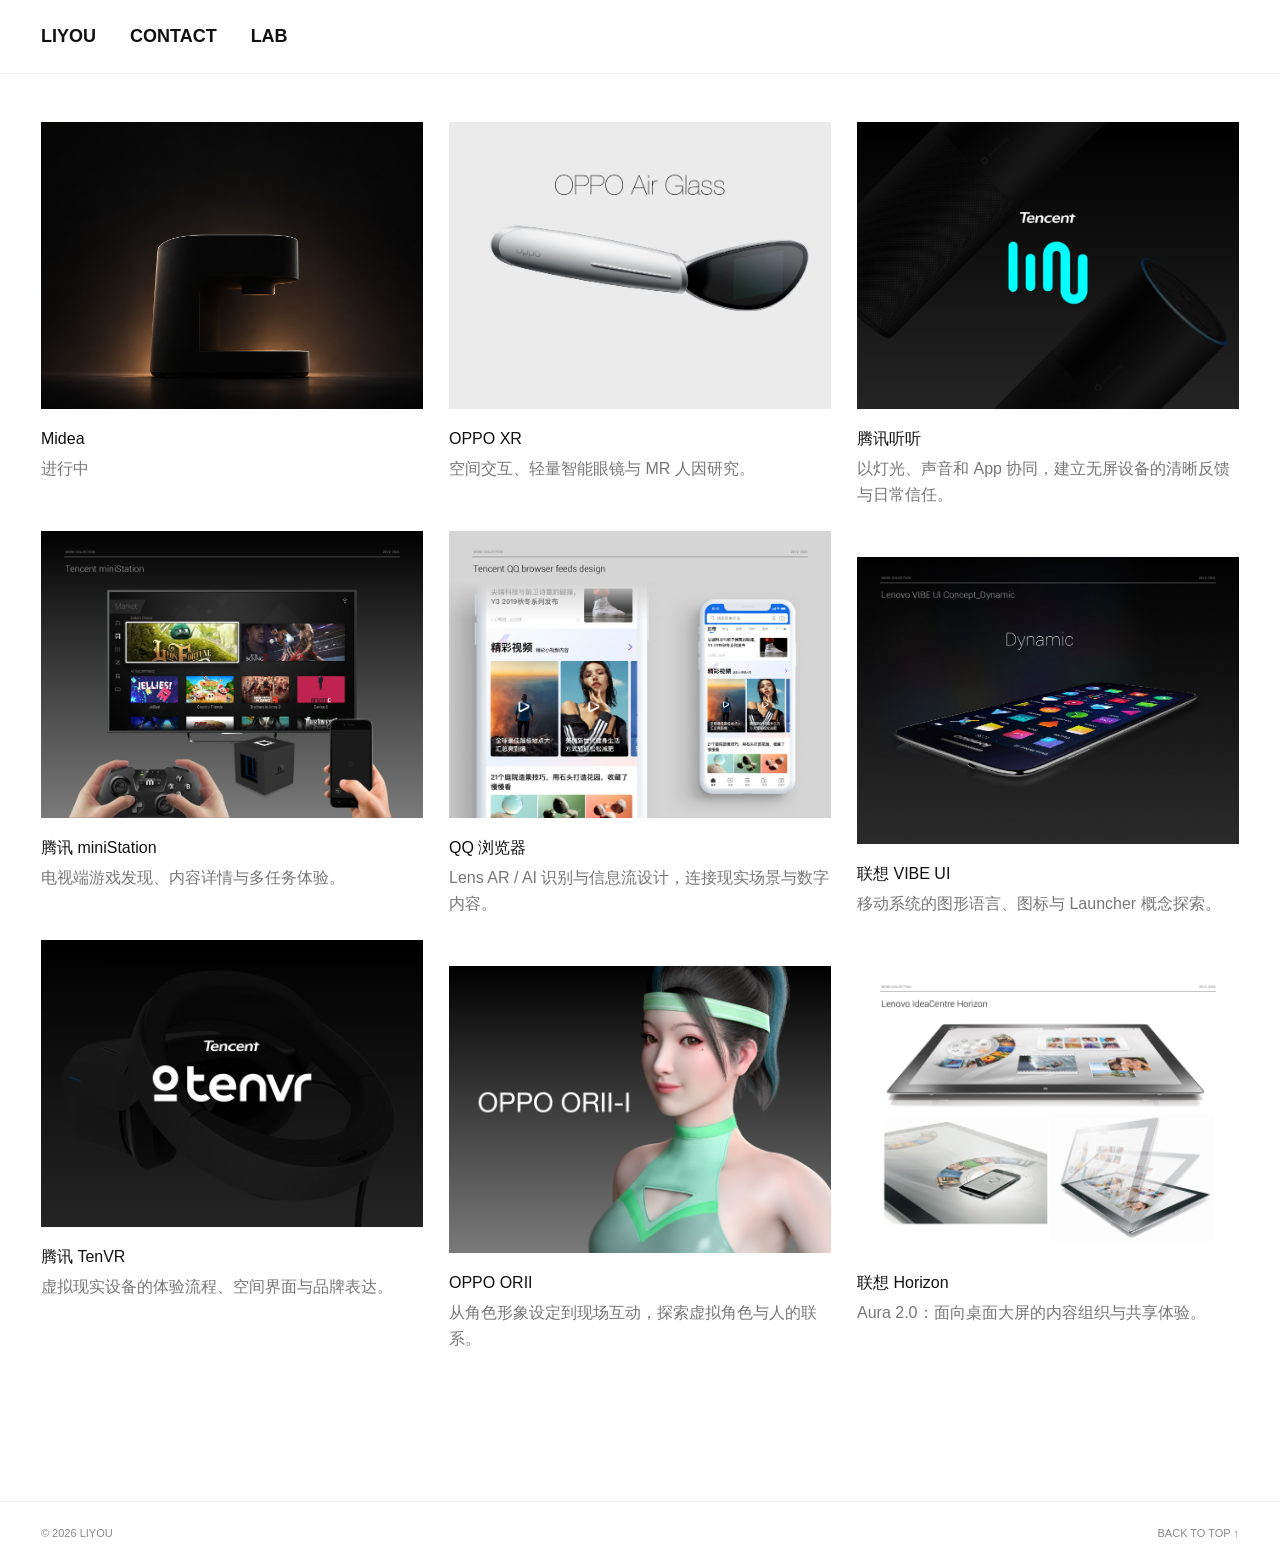
<file: index.html>
<!doctype html><html lang="zh-CN"><head><meta charset="utf-8"><meta name="viewport" content="width=device-width,initial-scale=1"><meta name="description" content="李由的用户体验与交互设计作品，涵盖 XR、智能硬件、游戏娱乐与移动系统。"><title>Works — LIYOU</title><link rel="stylesheet" href="style.css?v=bold-nav-1"><link rel="stylesheet" href="cases.css?v=20261102-fullcovers-masonry"><link rel="icon" href="favicon.ico?v=portrait-circle-2" sizes="any"><link rel="icon" type="image/png" sizes="32x32" href="favicon-32.png?v=portrait-circle-2"><link rel="apple-touch-icon" sizes="180x180" href="apple-touch-icon.png?v=portrait-circle-2"></head><body class="portfolio"><a class="skip" href="#content">跳转至正文</a><header><nav aria-label="Main navigation"><a href="liyou.html?v=bio-nav-2">LIYOU</a><a href="contact.html?v=bold-nav-1">CONTACT</a><a href="https://liinlab.github.io/">LAB</a></nav></header><main id="content" class="selected-work"><div class="projects masonry"><div class="project-item"><article class="project"><div class="project-visual" style="background:#0b0b0b"><img src="cover-coffee-ongoing.png" alt="咖啡机概念剪影，深色背景与柔和背光，无品牌或具体机型" fetchpriority="high"></div><h2>Midea</h2><p>进行中</p></article></div><div class="project-item"><a class="project" href="oppo-xr.html?v=viewer-1"><div class="project-visual" style="background:#eaeaea"><img src="cover-full-xr.jpg" alt="OPPO XR作品图" loading="lazy"></div><h2>OPPO XR</h2><p>空间交互、轻量智能眼镜与 MR 人因研究。</p></a></div><div class="project-item"><a class="project" href="tencent-tingting.html?v=viewer-1"><div class="project-visual" style="background:#080808"><img src="cover-full-ting.jpg" alt="腾讯听听作品图" loading="lazy"></div><h2>腾讯听听</h2><p>以灯光、声音和 App 协同，建立无屏设备的清晰反馈与日常信任。</p></a></div><div class="project-item"><a class="project" href="ministation.html?v=viewer-1"><div class="project-visual" style="background:#171717"><img src="cover-full-mini.jpg" alt="腾讯 miniStation作品图" loading="lazy"></div><h2>腾讯 miniStation</h2><p>电视端游戏发现、内容详情与多任务体验。</p></a></div><div class="project-item"><a class="project" href="qq-browser.html?v=viewer-1"><div class="project-visual" style="background:#eaeaea"><img src="cover-full-qq.jpg" alt="QQ 浏览器作品图" loading="lazy"></div><h2>QQ 浏览器</h2><p>Lens AR / AI 识别与信息流设计，连接现实场景与数字内容。</p></a></div><div class="project-item"><a class="project" href="lenovo-vibe.html?v=viewer-1"><div class="project-visual" style="background:#181818"><img src="cover-full-vibe.jpg" alt="联想 VIBE UI作品图" loading="lazy"></div><h2>联想 VIBE UI</h2><p>移动系统的图形语言、图标与 Launcher 概念探索。</p></a></div><div class="project-item"><a class="project" href="tencent-vr.html?v=viewer-1"><div class="project-visual" style="background:#0d0d0d"><img src="cover-full-vr.jpg" alt="腾讯 TenVR作品图" loading="lazy"></div><h2>腾讯 TenVR</h2><p>虚拟现实设备的体验流程、空间界面与品牌表达。</p></a></div><div class="project-item"><a class="project" href="oppo-orii.html?v=viewer-1"><div class="project-visual" style="background:#1c1c1c"><img src="cover-full-orii.jpg" alt="OPPO ORII作品图" loading="lazy"></div><h2>OPPO ORII</h2><p>从角色形象设定到现场互动，探索虚拟角色与人的联系。</p></a></div><div class="project-item"><a class="project" href="lenovo-horizon.html?v=viewer-1"><div class="project-visual" style="background:#eaeaea"><img src="cover-full-horizon.jpg" alt="联想 Horizon作品图" loading="lazy"></div><h2>联想 Horizon</h2><p>Aura 2.0：面向桌面大屏的内容组织与共享体验。</p></a></div></div></main><script src="masonry.js?v=20261102"></script><footer><p>© 2026 LIYOU</p><a href="#content">BACK TO TOP ↑</a></footer></body></html>
</file>
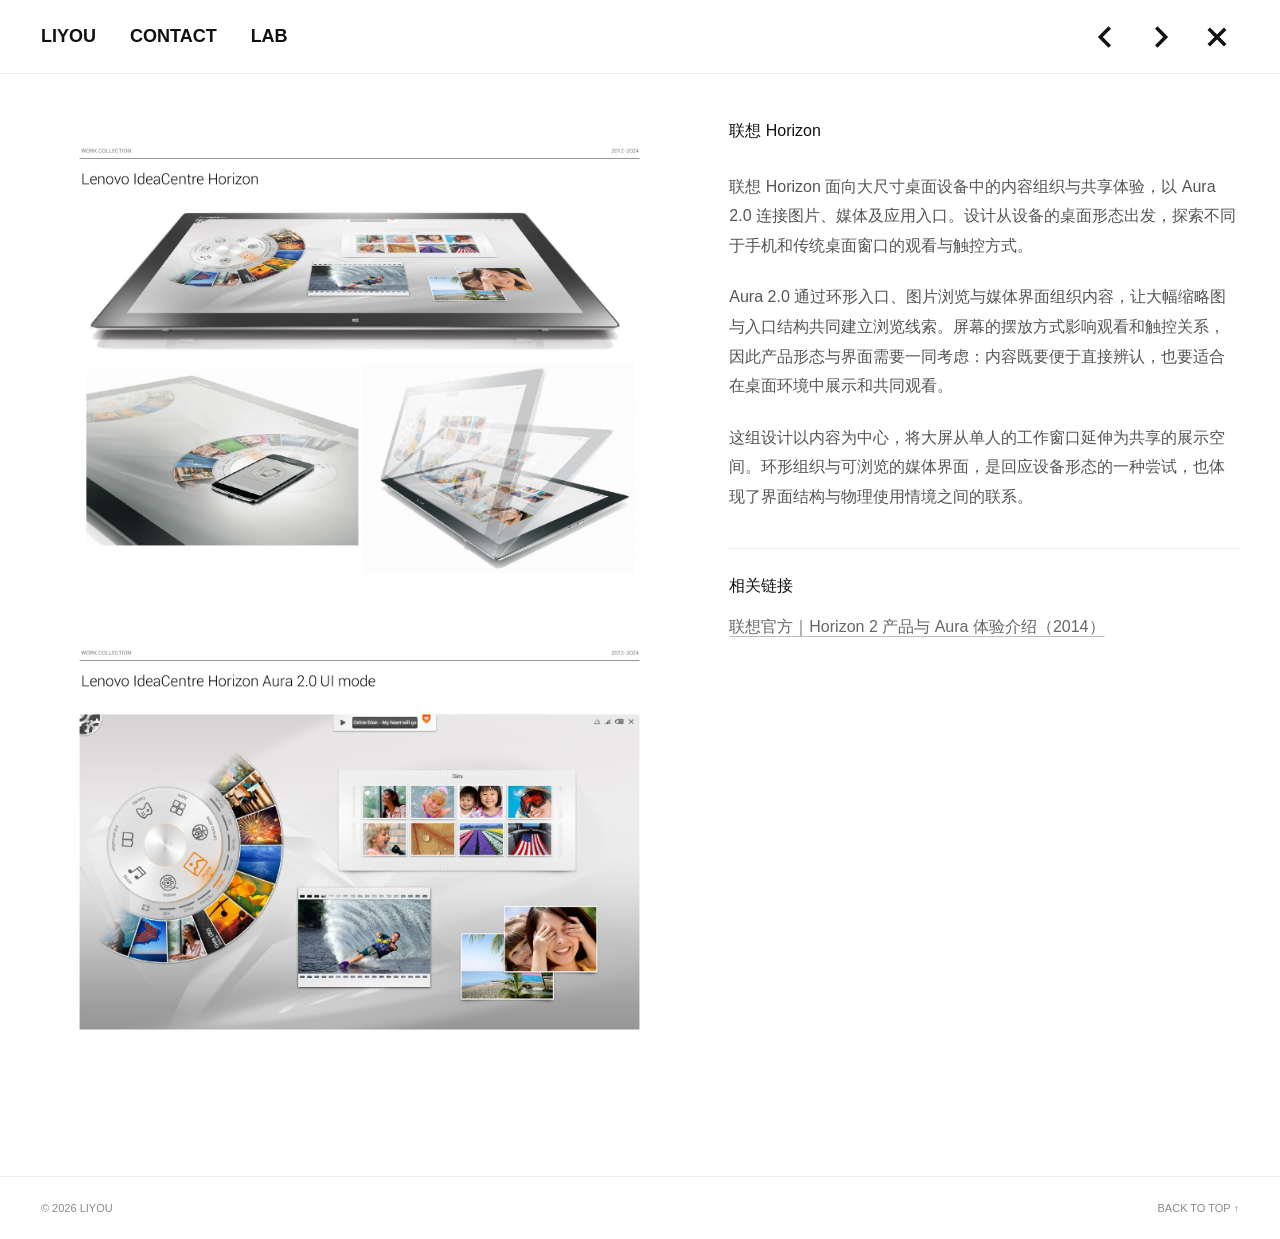
<file: lenovo-horizon.html>
<!doctype html><html lang="zh-CN"><head><meta charset="utf-8"><meta name="viewport" content="width=device-width,initial-scale=1"><meta name="description" content="李由的用户体验与交互设计作品，涵盖 XR、智能硬件、游戏娱乐与移动系统。"><title>联想 Horizon — LIYOU</title><link rel="stylesheet" href="style.css?v=bold-nav-1"><link rel="stylesheet" href="cases.css?v=viewer-1"><link rel="icon" href="favicon.ico?v=portrait-circle-2" sizes="any"><link rel="icon" type="image/png" sizes="32x32" href="favicon-32.png?v=portrait-circle-2"><link rel="apple-touch-icon" sizes="180x180" href="apple-touch-icon.png?v=portrait-circle-2"></head><body class="portfolio"><a class="skip" href="#content">跳转至正文</a><header><nav aria-label="Main navigation"><a href="liyou.html?v=bio-nav-2">LIYOU</a><a href="contact.html?v=bold-nav-1">CONTACT</a><a href="https://liinlab.github.io/">LAB</a></nav><div class="case-controls"><a href="oppo-orii.html?v=viewer-1" aria-label="上一个作品" data-icon="prev">‹</a><a href="oppo-xr.html?v=viewer-1" aria-label="下一个作品" data-icon="next">›</a><a href="index.html" aria-label="返回作品首页" data-icon="close">×</a></div></header><main id="content" class="case-columns"><div class="case-gallery"><figure><img src="original-horizon-95.jpg" alt="联想 Horizon" fetchpriority="high"></figure><figure><img src="original-horizon-96.jpg" alt="Horizon：Aura 2.0 UI mode" loading="lazy"></figure></div><article class="case-description"><h1>联想 Horizon</h1>
<p>联想 Horizon 面向大尺寸桌面设备中的内容组织与共享体验，以 Aura 2.0 连接图片、媒体及应用入口。设计从设备的桌面形态出发，探索不同于手机和传统桌面窗口的观看与触控方式。</p>
<p>Aura 2.0 通过环形入口、图片浏览与媒体界面组织内容，让大幅缩略图与入口结构共同建立浏览线索。屏幕的摆放方式影响观看和触控关系，因此产品形态与界面需要一同考虑：内容既要便于直接辨认，也要适合在桌面环境中展示和共同观看。</p>
<p>这组设计以内容为中心，将大屏从单人的工作窗口延伸为共享的展示空间。环形组织与可浏览的媒体界面，是回应设备形态的一种尝试，也体现了界面结构与物理使用情境之间的联系。</p>
<aside class="case-links" aria-label="相关链接"><h2>相关链接</h2><ul><li><a href="https://news.lenovo.com/pressroom/press-releases/lenovo-connects-digital-home-with-its-first-personal-cloud-storage-device-and-android-desktop/" target="_blank" rel="noopener noreferrer">联想官方｜Horizon 2 产品与 Aura 体验介绍（2014）</a></li></ul></aside></article></main><footer><p>© 2026 LIYOU</p><a href="#content">BACK TO TOP ↑</a></footer><script src="case-viewer.js?v=2" defer></script></body></html>
</file>
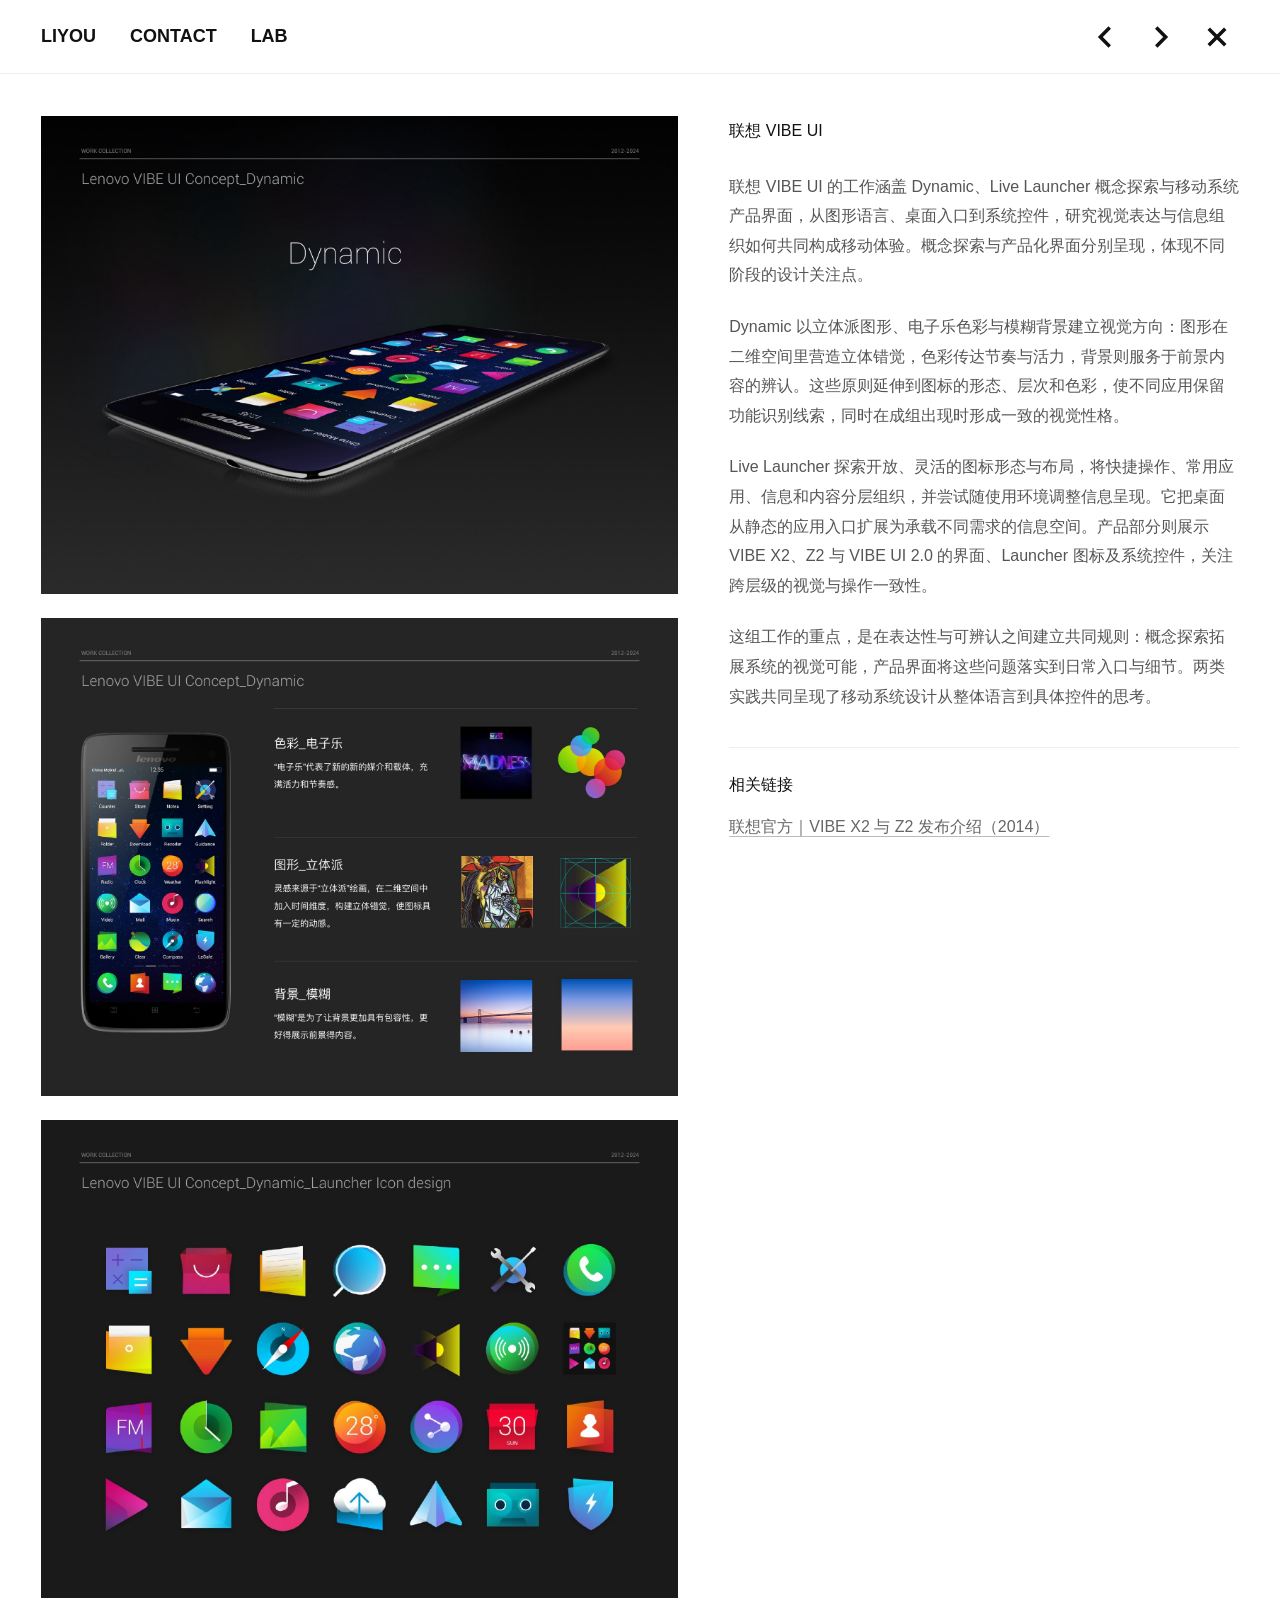
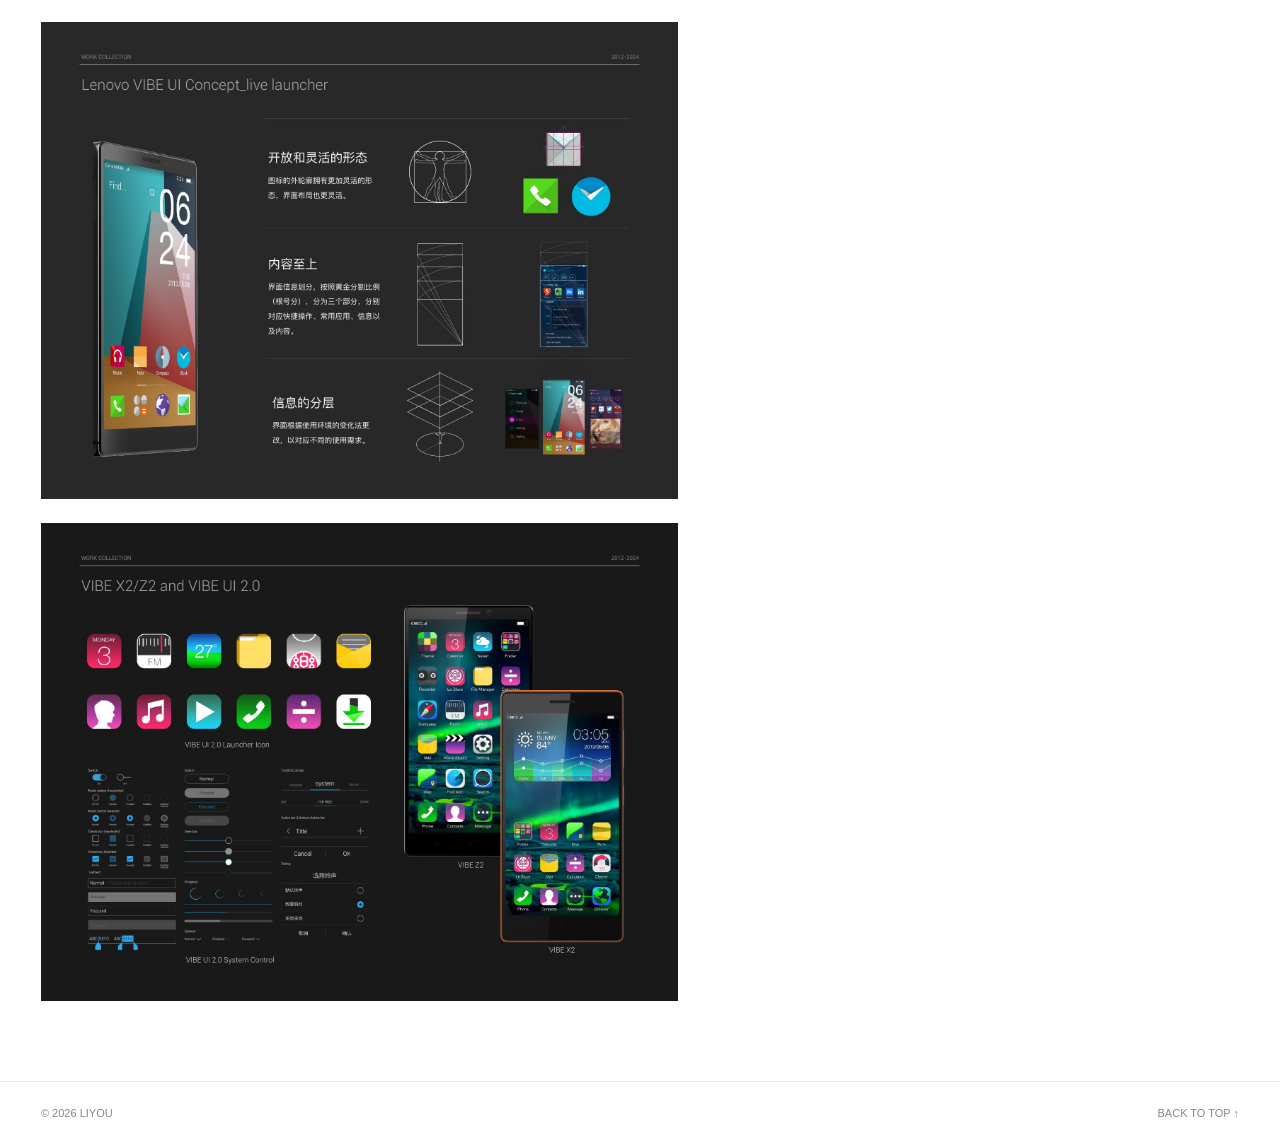
<file: lenovo-vibe.html>
<!doctype html><html lang="zh-CN"><head><meta charset="utf-8"><meta name="viewport" content="width=device-width,initial-scale=1"><meta name="description" content="李由的用户体验与交互设计作品，涵盖 XR、智能硬件、游戏娱乐与移动系统。"><title>联想 VIBE UI — LIYOU</title><link rel="stylesheet" href="style.css?v=bold-nav-1"><link rel="stylesheet" href="cases.css?v=viewer-1"><link rel="icon" href="favicon.ico?v=portrait-circle-2" sizes="any"><link rel="icon" type="image/png" sizes="32x32" href="favicon-32.png?v=portrait-circle-2"><link rel="apple-touch-icon" sizes="180x180" href="apple-touch-icon.png?v=portrait-circle-2"></head><body class="portfolio"><a class="skip" href="#content">跳转至正文</a><header><nav aria-label="Main navigation"><a href="liyou.html?v=bio-nav-2">LIYOU</a><a href="contact.html?v=bold-nav-1">CONTACT</a><a href="https://liinlab.github.io/">LAB</a></nav><div class="case-controls"><a href="qq-browser.html?v=viewer-1" aria-label="上一个作品" data-icon="prev">‹</a><a href="tencent-vr.html?v=viewer-1" aria-label="下一个作品" data-icon="next">›</a><a href="index.html" aria-label="返回作品首页" data-icon="close">×</a></div></header><main id="content" class="case-columns"><div class="case-gallery"><figure><img src="original-vibe-63.jpg" alt="联想 VIBE UI" fetchpriority="high"></figure><figure><img src="original-vibe-64.jpg" alt="VIBE UI：Dynamic 概念与视觉语言" loading="lazy"></figure><figure><img src="original-vibe-65.jpg" alt="VIBE UI：Dynamic Launcher 图标探索" loading="lazy"></figure><figure><img src="original-vibe-69.jpg" alt="VIBE UI：Live Launcher 概念" loading="lazy"></figure><figure><img src="original-vibe-75.jpg" alt="VIBE X2 / Z2 与 VIBE UI 2.0" loading="lazy"></figure></div><article class="case-description"><h1>联想 VIBE UI</h1>
<p>联想 VIBE UI 的工作涵盖 Dynamic、Live Launcher 概念探索与移动系统产品界面，从图形语言、桌面入口到系统控件，研究视觉表达与信息组织如何共同构成移动体验。概念探索与产品化界面分别呈现，体现不同阶段的设计关注点。</p>
<p>Dynamic 以立体派图形、电子乐色彩与模糊背景建立视觉方向：图形在二维空间里营造立体错觉，色彩传达节奏与活力，背景则服务于前景内容的辨认。这些原则延伸到图标的形态、层次和色彩，使不同应用保留功能识别线索，同时在成组出现时形成一致的视觉性格。</p>
<p>Live Launcher 探索开放、灵活的图标形态与布局，将快捷操作、常用应用、信息和内容分层组织，并尝试随使用环境调整信息呈现。它把桌面从静态的应用入口扩展为承载不同需求的信息空间。产品部分则展示 VIBE X2、Z2 与 VIBE UI 2.0 的界面、Launcher 图标及系统控件，关注跨层级的视觉与操作一致性。</p>
<p>这组工作的重点，是在表达性与可辨认之间建立共同规则：概念探索拓展系统的视觉可能，产品界面将这些问题落实到日常入口与细节。两类实践共同呈现了移动系统设计从整体语言到具体控件的思考。</p>
<aside class="case-links" aria-label="相关链接"><h2>相关链接</h2><ul><li><a href="https://news.lenovo.com/pressroom/press-releases/whats-your-vibe-lenovo-reveals-two-new-premium-vibe-smartphones/" target="_blank" rel="noopener noreferrer">联想官方｜VIBE X2 与 Z2 发布介绍（2014）</a></li></ul></aside></article></main><footer><p>© 2026 LIYOU</p><a href="#content">BACK TO TOP ↑</a></footer><script src="case-viewer.js?v=2" defer></script></body></html>
</file>
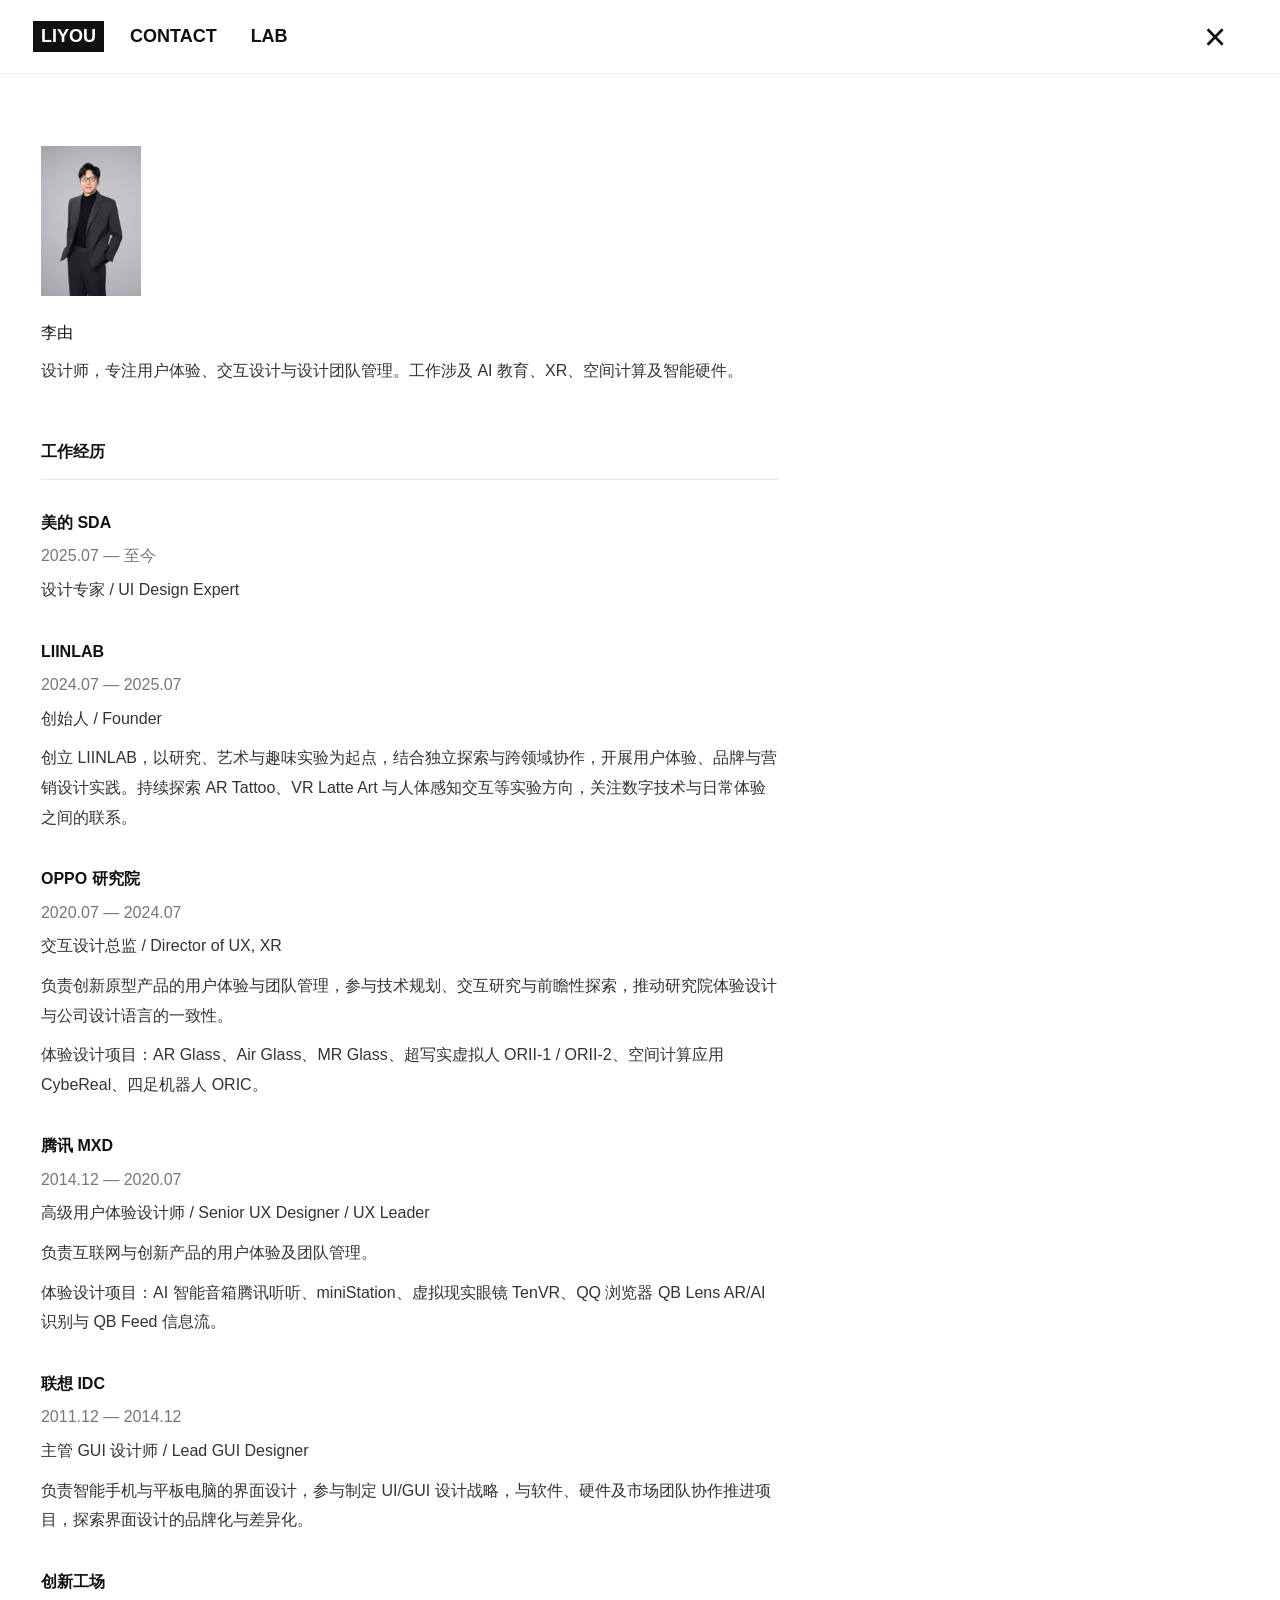
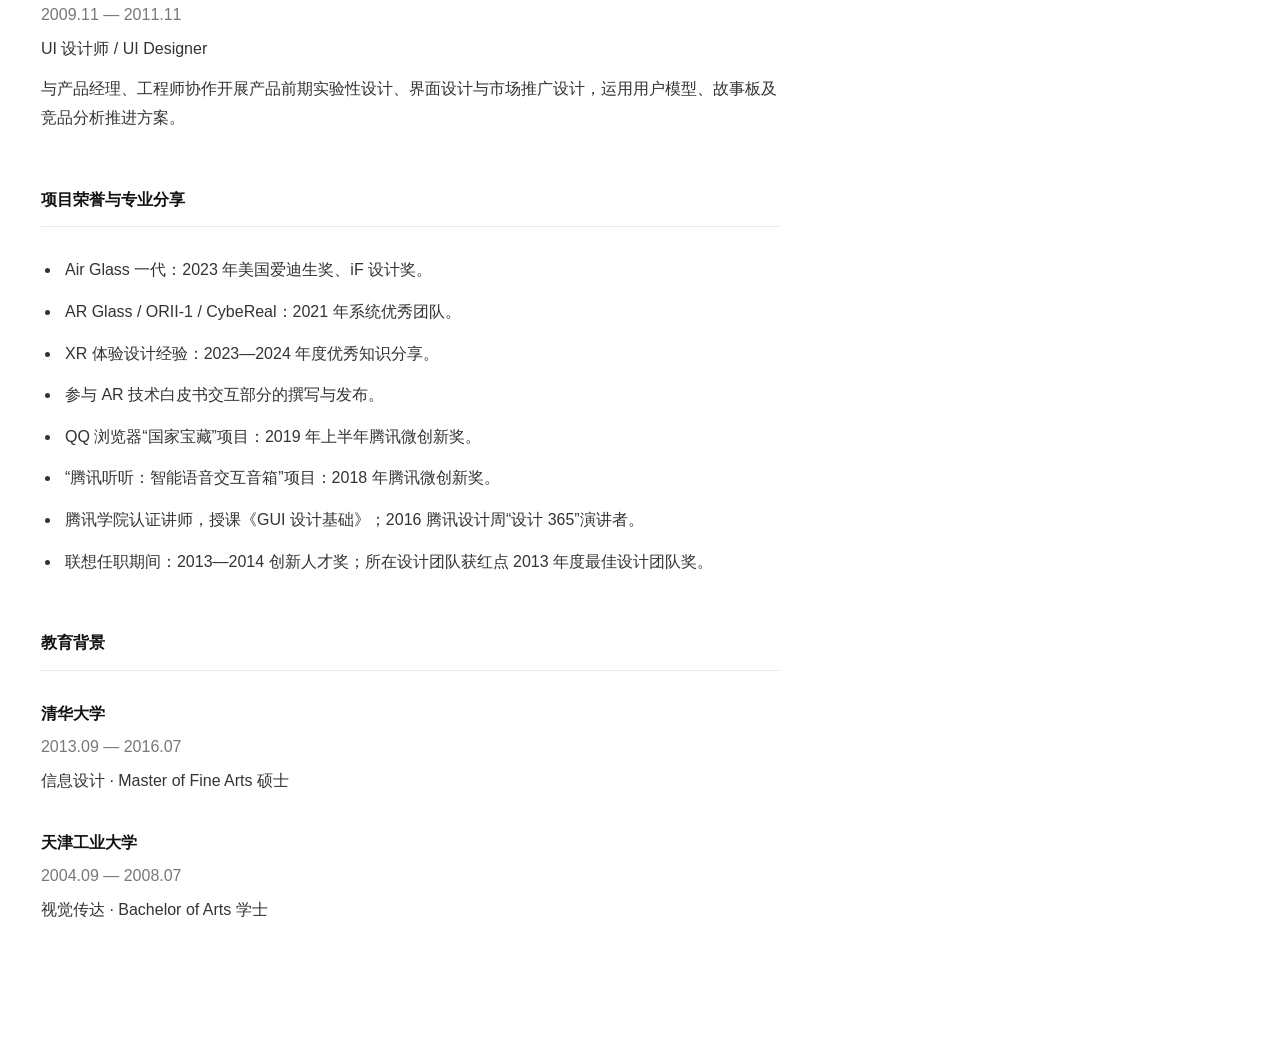
<file: liyou.html>
<!doctype html>
<html lang="zh-CN"><head><meta charset="utf-8"><meta name="viewport" content="width=device-width,initial-scale=1"><title>LIYOU — LIYOU</title><link rel="stylesheet" href="style.css?v=bold-nav-1"><style>.biography{max-width:820px;padding-bottom:100px;font-size:16px;line-height:1.85}.biography h1,.biography h2,.biography h3,.biography p,.biography li{font-size:16px;line-height:1.85;letter-spacing:0}.biography h1{font-weight:400;margin:22px 0 8px}.biography .intro-text{margin:0;color:#333}.biography section{margin-top:52px}.biography h2{font-weight:600;margin:0 0 28px;padding-bottom:12px;border-bottom:1px solid #e8e8e8}.biography article{margin:0 0 32px}.biography h3{font-weight:600;margin:0 0 4px}.biography p{margin:0 0 10px;color:#333}.biography .period{color:#777;margin:0 0 4px;font-variant-numeric:tabular-nums}.biography ul{padding-left:20px;margin:0}.biography li{padding-left:4px;margin:0 0 12px;color:#333}.bio-heading{display:block}.portrait-link{display:block;width:100px;cursor:zoom-in}.portrait-link img{display:block;width:100px;height:150px;object-fit:cover}@media(max-width:600px){.portrait-link,.portrait-link img{width:80px}.portrait-link img{height:120px}.biography section{margin-top:40px}}</style><link rel="icon" href="favicon.ico?v=portrait-circle-2" sizes="any"><link rel="icon" type="image/png" sizes="32x32" href="favicon-32.png?v=portrait-circle-2"><link rel="apple-touch-icon" sizes="180x180" href="apple-touch-icon.png?v=portrait-circle-2"></head><body><a class="skip" href="#content">跳转至正文</a><header><nav aria-label="Main navigation"><a href="liyou.html?v=bio-nav-2" aria-current="page">LIYOU</a><a href="contact.html?v=bold-nav-1">CONTACT</a><a href="https://liinlab.github.io/">LAB</a></nav><a class="page-close" href="./" aria-label="关闭当前页面，返回作品首页"><span aria-hidden="true">×</span></a></header><main id="content" class="page-content biography" aria-label="LIYOU 个人介绍"><div class="bio-heading"><a class="portrait-link" href="portrait.html" aria-label="查看李由照片大图"><img src="liyou-original.jpg" width="100" height="150" alt="李由的原始工作照片"></a><h1>李由</h1></div><p class="intro-text">设计师，专注用户体验、交互设计与设计团队管理。工作涉及 AI 教育、XR、空间计算及智能硬件。</p>
<section><h2>工作经历</h2>
<article><h3>美的 SDA</h3><p class="period">2025.07 — 至今</p><p>设计专家 / UI Design Expert</p></article>
<article><h3>LIINLAB</h3><p class="period">2024.07 — 2025.07</p><p>创始人 / Founder</p><p>创立 LIINLAB，以研究、艺术与趣味实验为起点，结合独立探索与跨领域协作，开展用户体验、品牌与营销设计实践。持续探索 AR Tattoo、VR Latte Art 与人体感知交互等实验方向，关注数字技术与日常体验之间的联系。</p></article>
<article><h3>OPPO 研究院</h3><p class="period">2020.07 — 2024.07</p><p>交互设计总监 / Director of UX, XR</p><p>负责创新原型产品的用户体验与团队管理，参与技术规划、交互研究与前瞻性探索，推动研究院体验设计与公司设计语言的一致性。</p><p>体验设计项目：AR Glass、Air Glass、MR Glass、超写实虚拟人 ORII-1 / ORII-2、空间计算应用 CybeReal、四足机器人 ORIC。</p></article>
<article><h3>腾讯 MXD</h3><p class="period">2014.12 — 2020.07</p><p>高级用户体验设计师 / Senior UX Designer / UX Leader</p><p>负责互联网与创新产品的用户体验及团队管理。</p><p>体验设计项目：AI 智能音箱腾讯听听、miniStation、虚拟现实眼镜 TenVR、QQ 浏览器 QB Lens AR/AI 识别与 QB Feed 信息流。</p></article>
<article><h3>联想 IDC</h3><p class="period">2011.12 — 2014.12</p><p>主管 GUI 设计师 / Lead GUI Designer</p><p>负责智能手机与平板电脑的界面设计，参与制定 UI/GUI 设计战略，与软件、硬件及市场团队协作推进项目，探索界面设计的品牌化与差异化。</p></article>
<article><h3>创新工场</h3><p class="period">2009.11 — 2011.11</p><p>UI 设计师 / UI Designer</p><p>与产品经理、工程师协作开展产品前期实验性设计、界面设计与市场推广设计，运用用户模型、故事板及竞品分析推进方案。</p></article></section>
<section><h2>项目荣誉与专业分享</h2><ul><li>Air Glass 一代：2023 年美国爱迪生奖、iF 设计奖。</li><li>AR Glass / ORII-1 / CybeReal：2021 年系统优秀团队。</li><li>XR 体验设计经验：2023—2024 年度优秀知识分享。</li><li>参与 AR 技术白皮书交互部分的撰写与发布。</li><li>QQ 浏览器“国家宝藏”项目：2019 年上半年腾讯微创新奖。</li><li>“腾讯听听：智能语音交互音箱”项目：2018 年腾讯微创新奖。</li><li>腾讯学院认证讲师，授课《GUI 设计基础》；2016 腾讯设计周“设计 365”演讲者。</li><li>联想任职期间：2013—2014 创新人才奖；所在设计团队获红点 2013 年度最佳设计团队奖。</li></ul></section>
<section><h2>教育背景</h2><article><h3>清华大学</h3><p class="period">2013.09 — 2016.07</p><p>信息设计 · Master of Fine Arts 硕士</p></article><article><h3>天津工业大学</h3><p class="period">2004.09 — 2008.07</p><p>视觉传达 · Bachelor of Arts 学士</p></article></section></main></body></html>
</file>
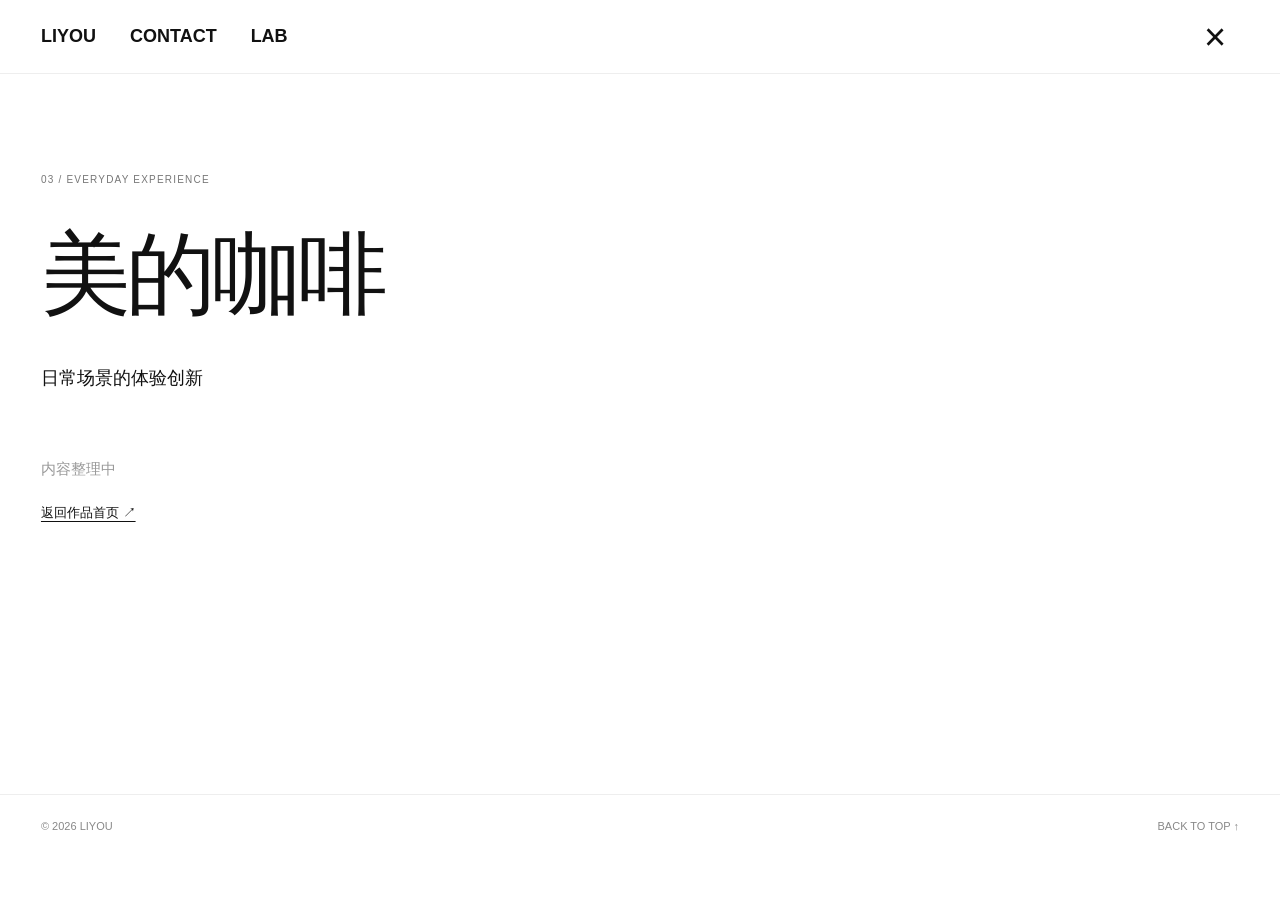
<file: midea-coffee.html>
<!doctype html><html lang="zh-CN"><head><meta charset="utf-8"><meta name="viewport" content="width=device-width,initial-scale=1"><meta name="description" content="李由的用户体验与交互设计作品：OPPO XR、腾讯听听与美的咖啡。"><title>美的咖啡 — LIYOU</title><link rel="stylesheet" href="style.css?v=bold-nav-1"><link rel="stylesheet" href="cases.css?v=20261102"><link rel="icon" href="favicon.ico?v=portrait-circle-2" sizes="any"><link rel="icon" type="image/png" sizes="32x32" href="favicon-32.png?v=portrait-circle-2"><link rel="apple-touch-icon" sizes="180x180" href="apple-touch-icon.png?v=portrait-circle-2"></head><body class="portfolio"><a class="skip" href="#content">跳转至正文</a><header><nav aria-label="Main navigation"><a href="liyou.html?v=bio-nav-2">LIYOU</a><a href="contact.html?v=bold-nav-1">CONTACT</a><a href="https://liinlab.github.io/">LAB</a></nav><a class="page-close" href="index.html" aria-label="返回作品首页">×</a></header><main id="content" class="pending-case"><p class="eyebrow">03 / EVERYDAY EXPERIENCE</p><h1>美的咖啡</h1><p>日常场景的体验创新</p><p class="pending-status">内容整理中</p><a href="index.html">返回作品首页 ↗</a></main><footer><p>© 2026 LIYOU</p><a href="#content">BACK TO TOP ↑</a></footer></body></html>
</file>
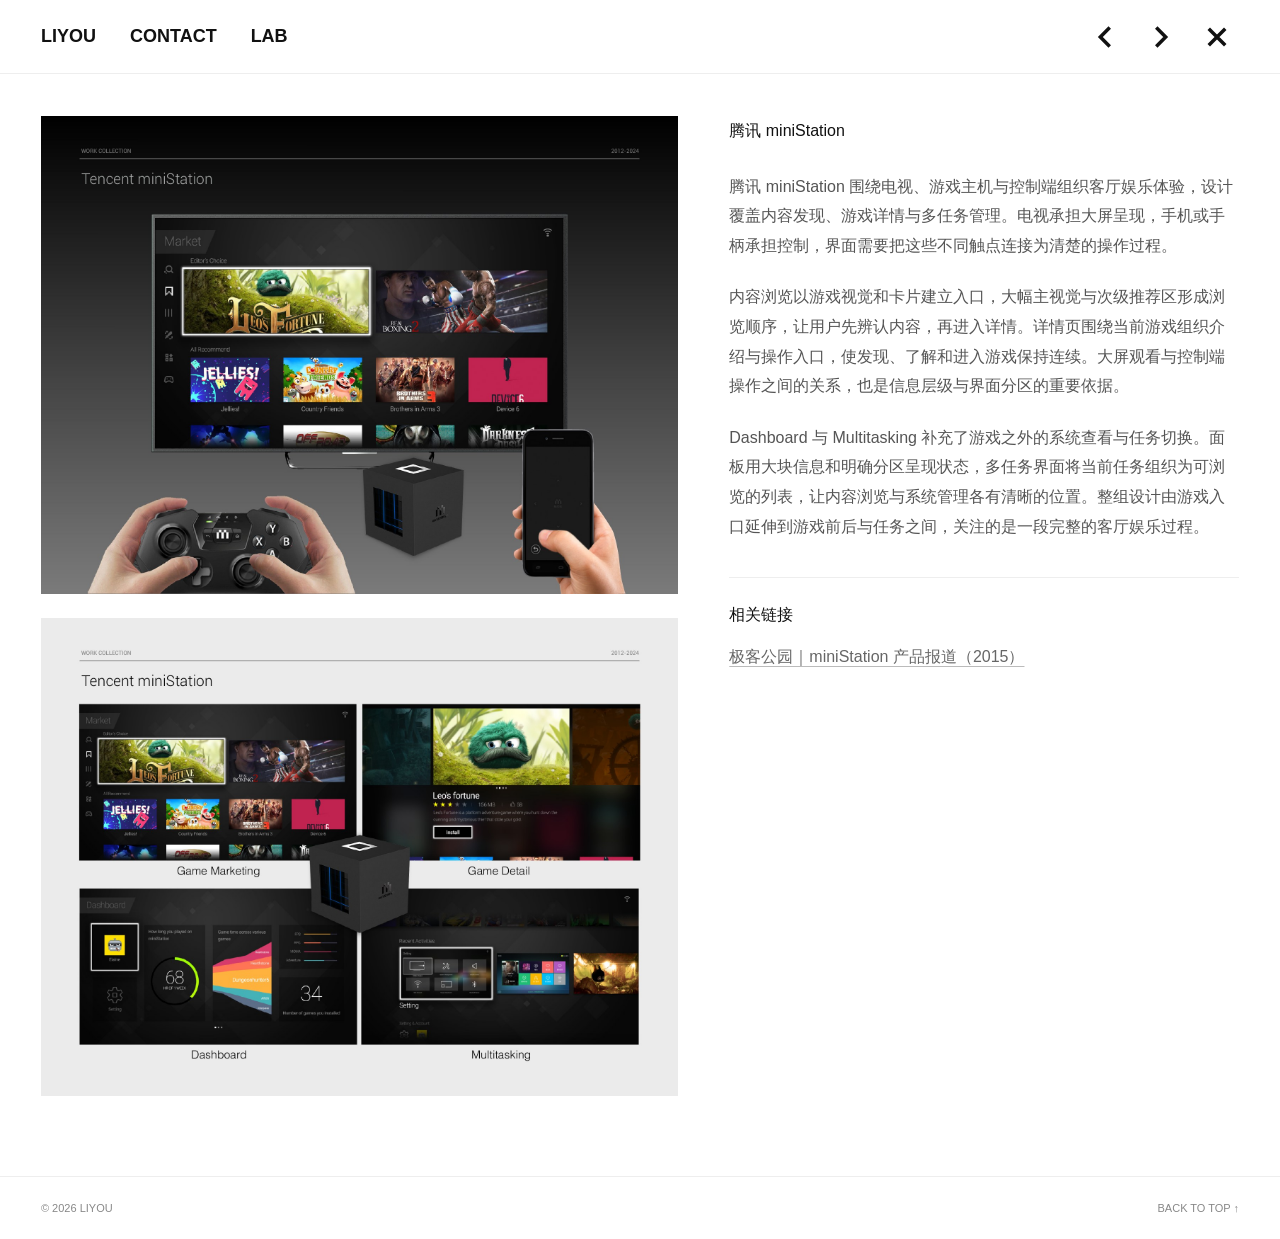
<file: ministation.html>
<!doctype html><html lang="zh-CN"><head><meta charset="utf-8"><meta name="viewport" content="width=device-width,initial-scale=1"><meta name="description" content="李由的用户体验与交互设计作品，涵盖 XR、智能硬件、游戏娱乐与移动系统。"><title>腾讯 miniStation — LIYOU</title><link rel="stylesheet" href="style.css?v=bold-nav-1"><link rel="stylesheet" href="cases.css?v=viewer-1"><link rel="icon" href="favicon.ico?v=portrait-circle-2" sizes="any"><link rel="icon" type="image/png" sizes="32x32" href="favicon-32.png?v=portrait-circle-2"><link rel="apple-touch-icon" sizes="180x180" href="apple-touch-icon.png?v=portrait-circle-2"></head><body class="portfolio"><a class="skip" href="#content">跳转至正文</a><header><nav aria-label="Main navigation"><a href="liyou.html?v=bio-nav-2">LIYOU</a><a href="contact.html?v=bold-nav-1">CONTACT</a><a href="https://liinlab.github.io/">LAB</a></nav><div class="case-controls"><a href="tencent-tingting.html?v=viewer-1" aria-label="上一个作品" data-icon="prev">‹</a><a href="qq-browser.html?v=viewer-1" aria-label="下一个作品" data-icon="next">›</a><a href="index.html" aria-label="返回作品首页" data-icon="close">×</a></div></header><main id="content" class="case-columns"><div class="case-gallery"><figure><img src="original-mini-92.jpg" alt="腾讯 miniStation" fetchpriority="high"></figure><figure><img src="original-mini-93.jpg" alt="miniStation：Game Marketing 与 Game Detail" loading="lazy"></figure></div><article class="case-description"><h1>腾讯 miniStation</h1>
<p>腾讯 miniStation 围绕电视、游戏主机与控制端组织客厅娱乐体验，设计覆盖内容发现、游戏详情与多任务管理。电视承担大屏呈现，手机或手柄承担控制，界面需要把这些不同触点连接为清楚的操作过程。</p>
<p>内容浏览以游戏视觉和卡片建立入口，大幅主视觉与次级推荐区形成浏览顺序，让用户先辨认内容，再进入详情。详情页围绕当前游戏组织介绍与操作入口，使发现、了解和进入游戏保持连续。大屏观看与控制端操作之间的关系，也是信息层级与界面分区的重要依据。</p>
<p>Dashboard 与 Multitasking 补充了游戏之外的系统查看与任务切换。面板用大块信息和明确分区呈现状态，多任务界面将当前任务组织为可浏览的列表，让内容浏览与系统管理各有清晰的位置。整组设计由游戏入口延伸到游戏前后与任务之间，关注的是一段完整的客厅娱乐过程。</p>
<aside class="case-links" aria-label="相关链接"><h2>相关链接</h2><ul><li><a href="https://www.geekpark.net/news/213879" target="_blank" rel="noopener noreferrer">极客公园｜miniStation 产品报道（2015）</a></li></ul></aside></article></main><footer><p>© 2026 LIYOU</p><a href="#content">BACK TO TOP ↑</a></footer><script src="case-viewer.js?v=2" defer></script></body></html>
</file>
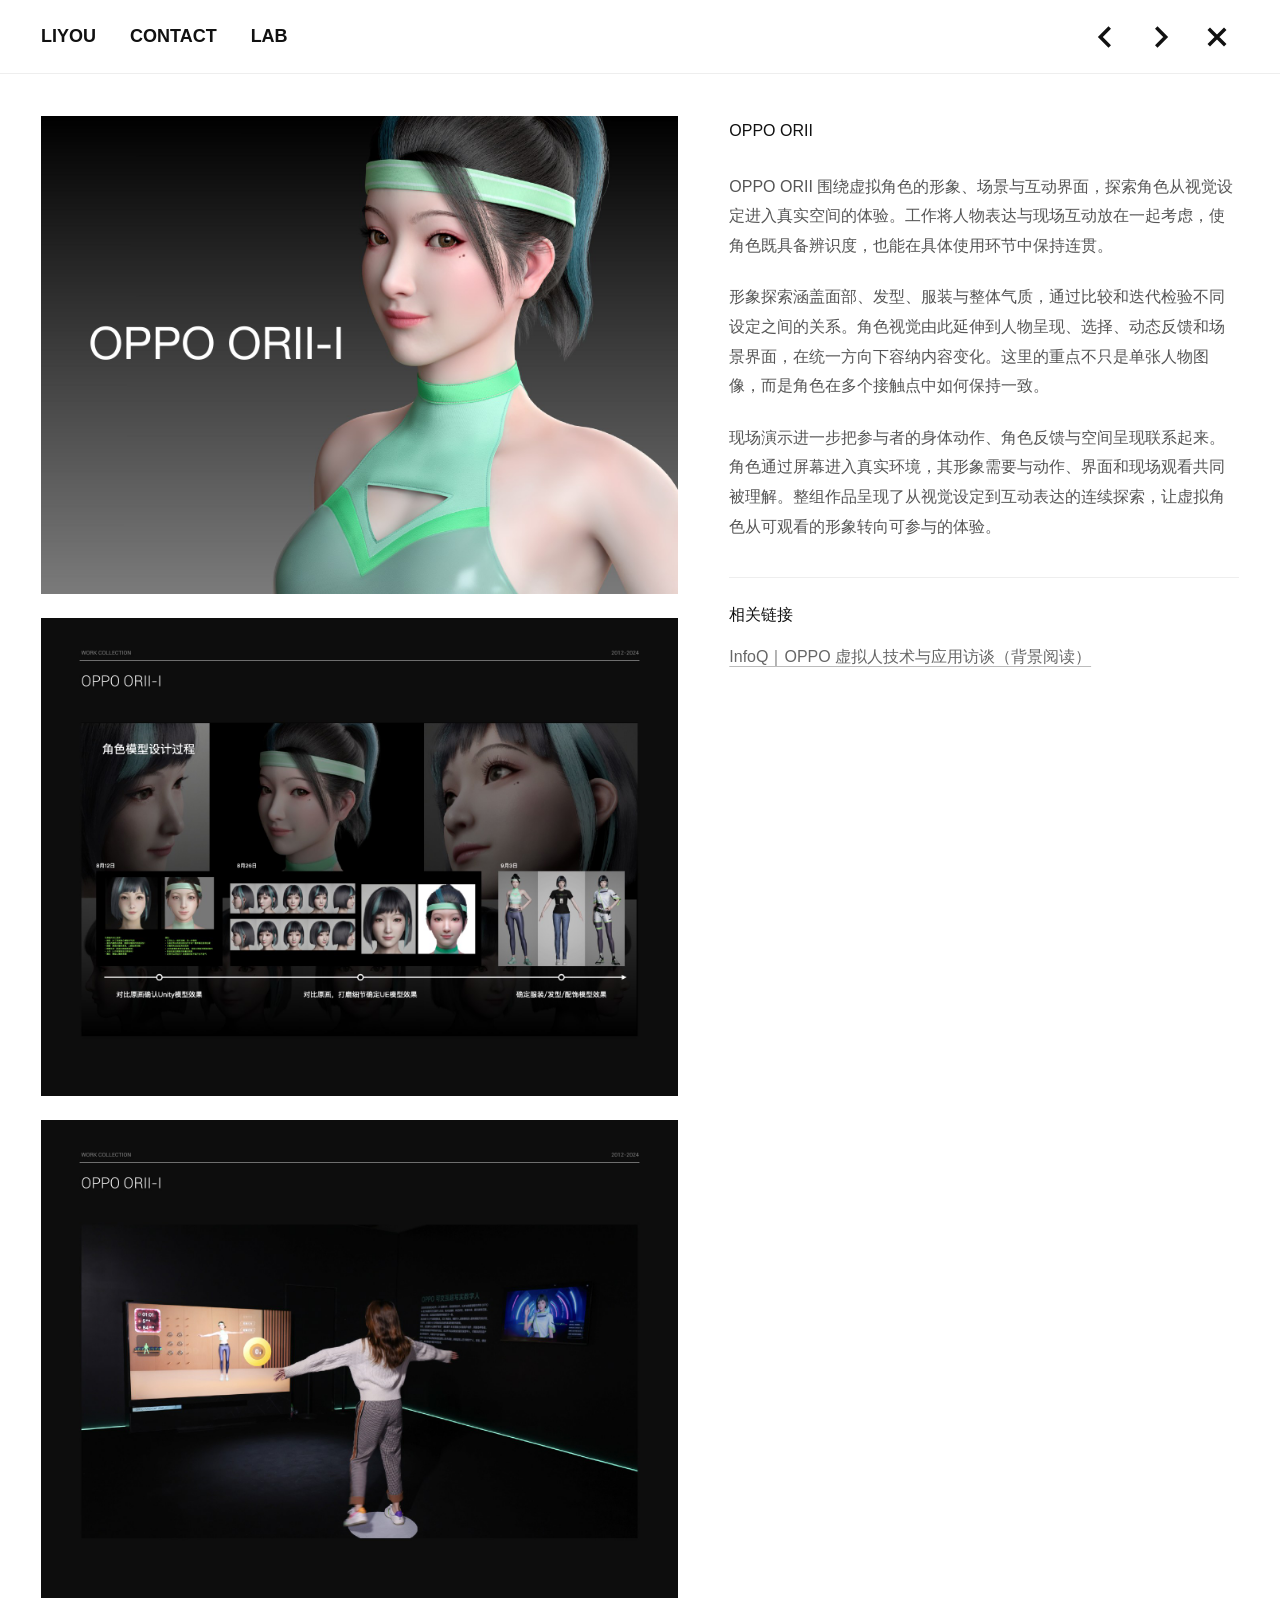
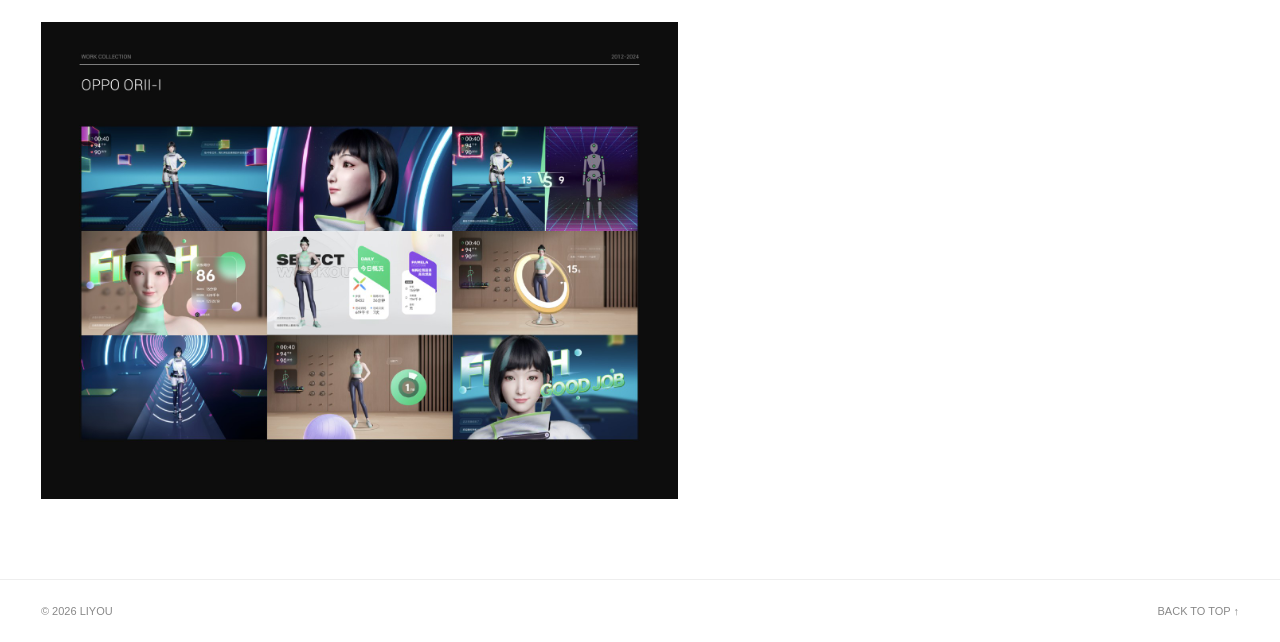
<file: oppo-orii.html>
<!doctype html><html lang="zh-CN"><head><meta charset="utf-8"><meta name="viewport" content="width=device-width,initial-scale=1"><meta name="description" content="李由的用户体验与交互设计作品，涵盖 XR、智能硬件、游戏娱乐与移动系统。"><title>OPPO ORII — LIYOU</title><link rel="stylesheet" href="style.css?v=bold-nav-1"><link rel="stylesheet" href="cases.css?v=viewer-1"><link rel="icon" href="favicon.ico?v=portrait-circle-2" sizes="any"><link rel="icon" type="image/png" sizes="32x32" href="favicon-32.png?v=portrait-circle-2"><link rel="apple-touch-icon" sizes="180x180" href="apple-touch-icon.png?v=portrait-circle-2"></head><body class="portfolio"><a class="skip" href="#content">跳转至正文</a><header><nav aria-label="Main navigation"><a href="liyou.html?v=bio-nav-2">LIYOU</a><a href="contact.html?v=bold-nav-1">CONTACT</a><a href="https://liinlab.github.io/">LAB</a></nav><div class="case-controls"><a href="tencent-vr.html?v=viewer-1" aria-label="上一个作品" data-icon="prev">‹</a><a href="lenovo-horizon.html?v=viewer-1" aria-label="下一个作品" data-icon="next">›</a><a href="index.html" aria-label="返回作品首页" data-icon="close">×</a></div></header><main id="content" class="case-columns"><div class="case-gallery"><figure><img src="original-orii-85.jpg" alt="OPPO ORII" fetchpriority="high"></figure><figure><img src="original-orii-87.jpg" alt="ORII：角色形象设计与视觉探索" loading="lazy"></figure><figure><img src="original-orii-86.jpg" alt="ORII：现场互动体验场景" loading="lazy"></figure><figure><img src="original-orii-90.jpg" alt="ORII：多场景界面与角色呈现" loading="lazy"></figure></div><article class="case-description"><h1>OPPO ORII</h1>
<p>OPPO ORII 围绕虚拟角色的形象、场景与互动界面，探索角色从视觉设定进入真实空间的体验。工作将人物表达与现场互动放在一起考虑，使角色既具备辨识度，也能在具体使用环节中保持连贯。</p>
<p>形象探索涵盖面部、发型、服装与整体气质，通过比较和迭代检验不同设定之间的关系。角色视觉由此延伸到人物呈现、选择、动态反馈和场景界面，在统一方向下容纳内容变化。这里的重点不只是单张人物图像，而是角色在多个接触点中如何保持一致。</p>
<p>现场演示进一步把参与者的身体动作、角色反馈与空间呈现联系起来。角色通过屏幕进入真实环境，其形象需要与动作、界面和现场观看共同被理解。整组作品呈现了从视觉设定到互动表达的连续探索，让虚拟角色从可观看的形象转向可参与的体验。</p>
<aside class="case-links" aria-label="相关链接"><h2>相关链接</h2><ul><li><a href="https://www.infoq.cn/article/2IqemCedGlYItRpSGNOa" target="_blank" rel="noopener noreferrer">InfoQ｜OPPO 虚拟人技术与应用访谈（背景阅读）</a></li></ul></aside></article></main><footer><p>© 2026 LIYOU</p><a href="#content">BACK TO TOP ↑</a></footer><script src="case-viewer.js?v=2" defer></script></body></html>
</file>
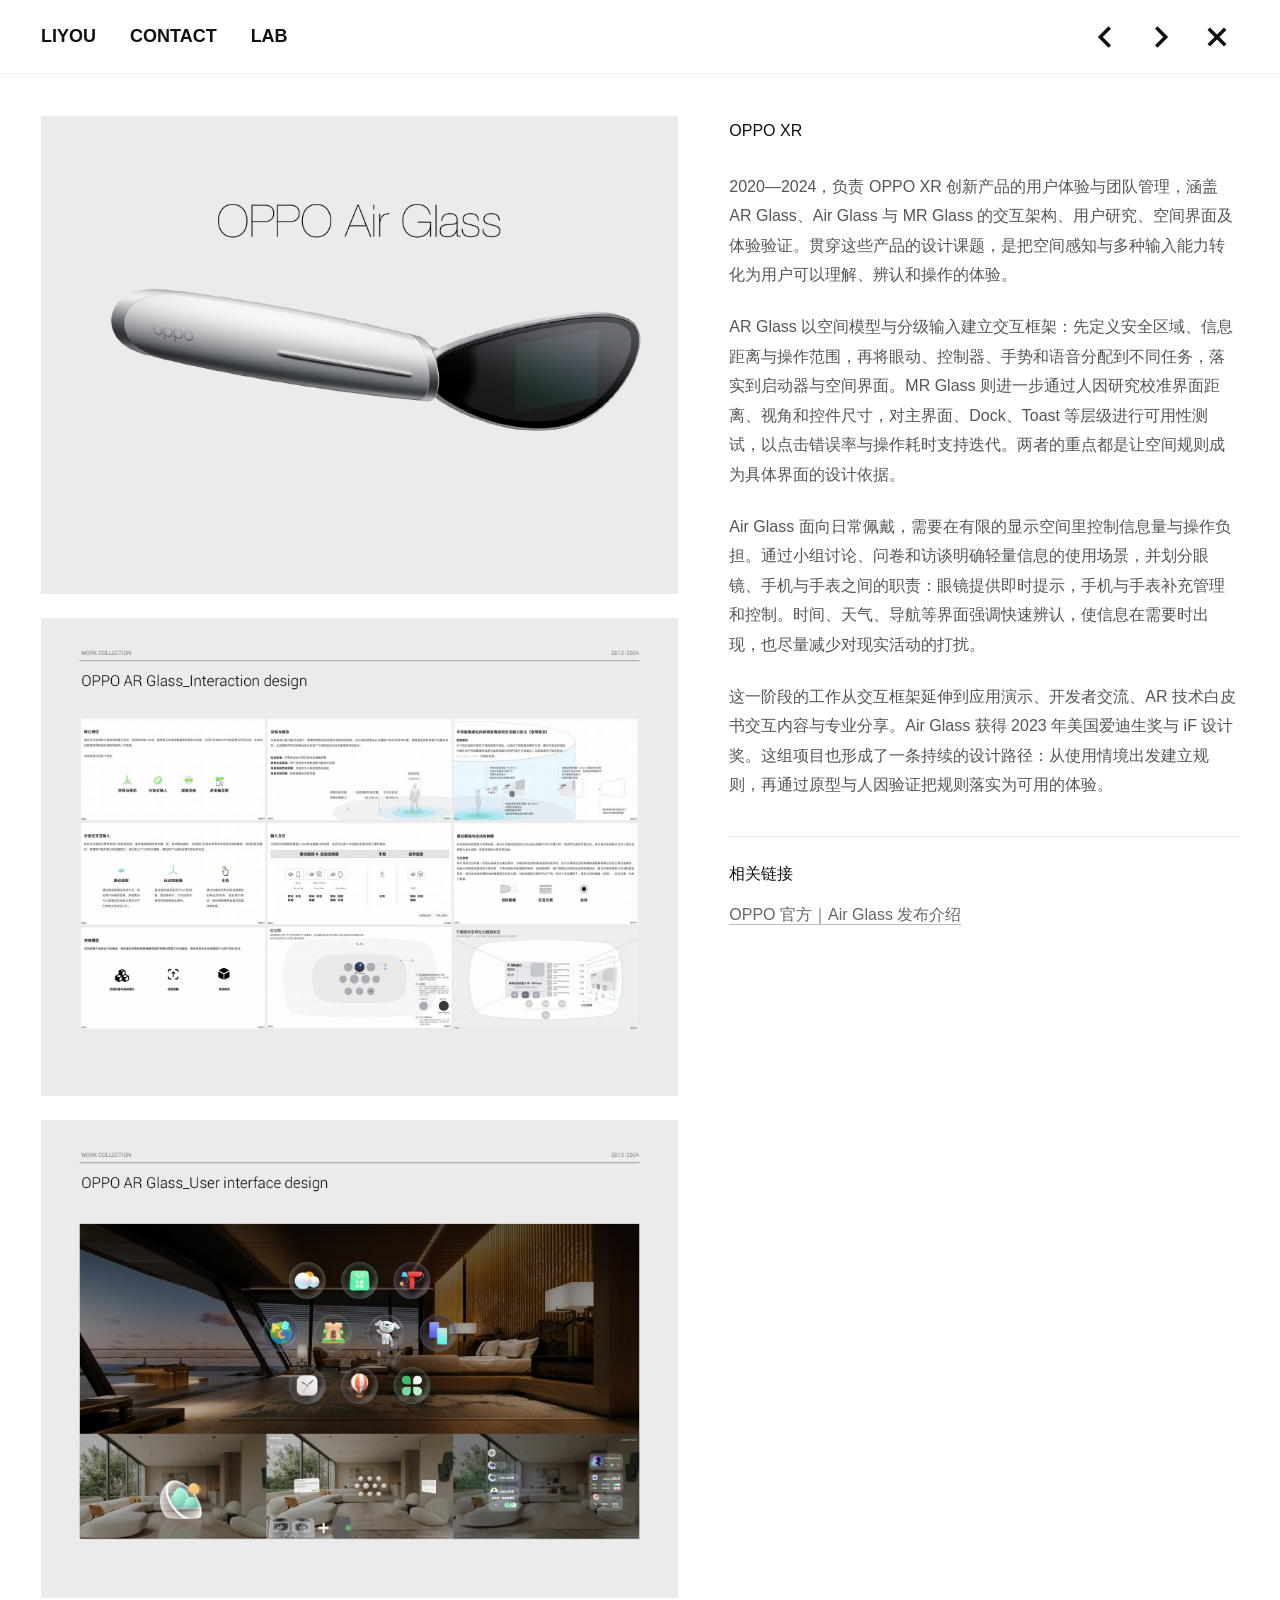
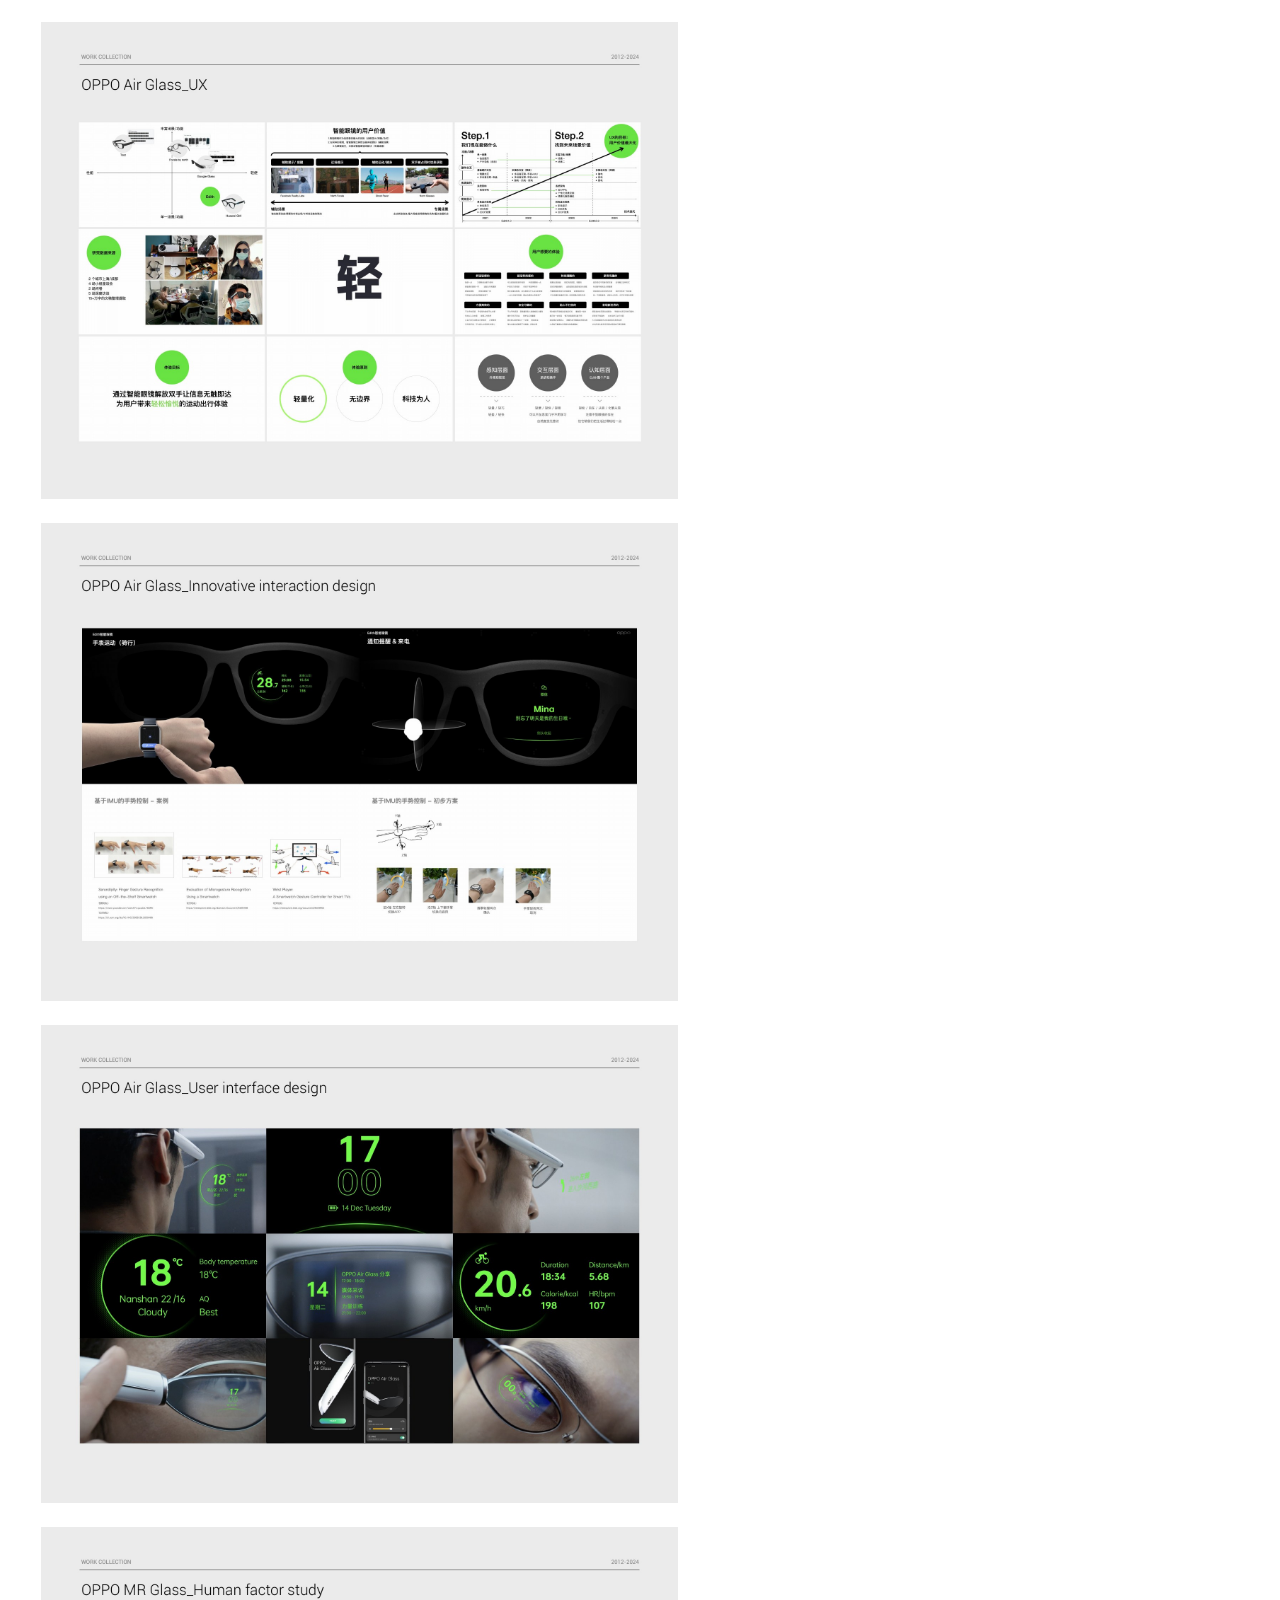
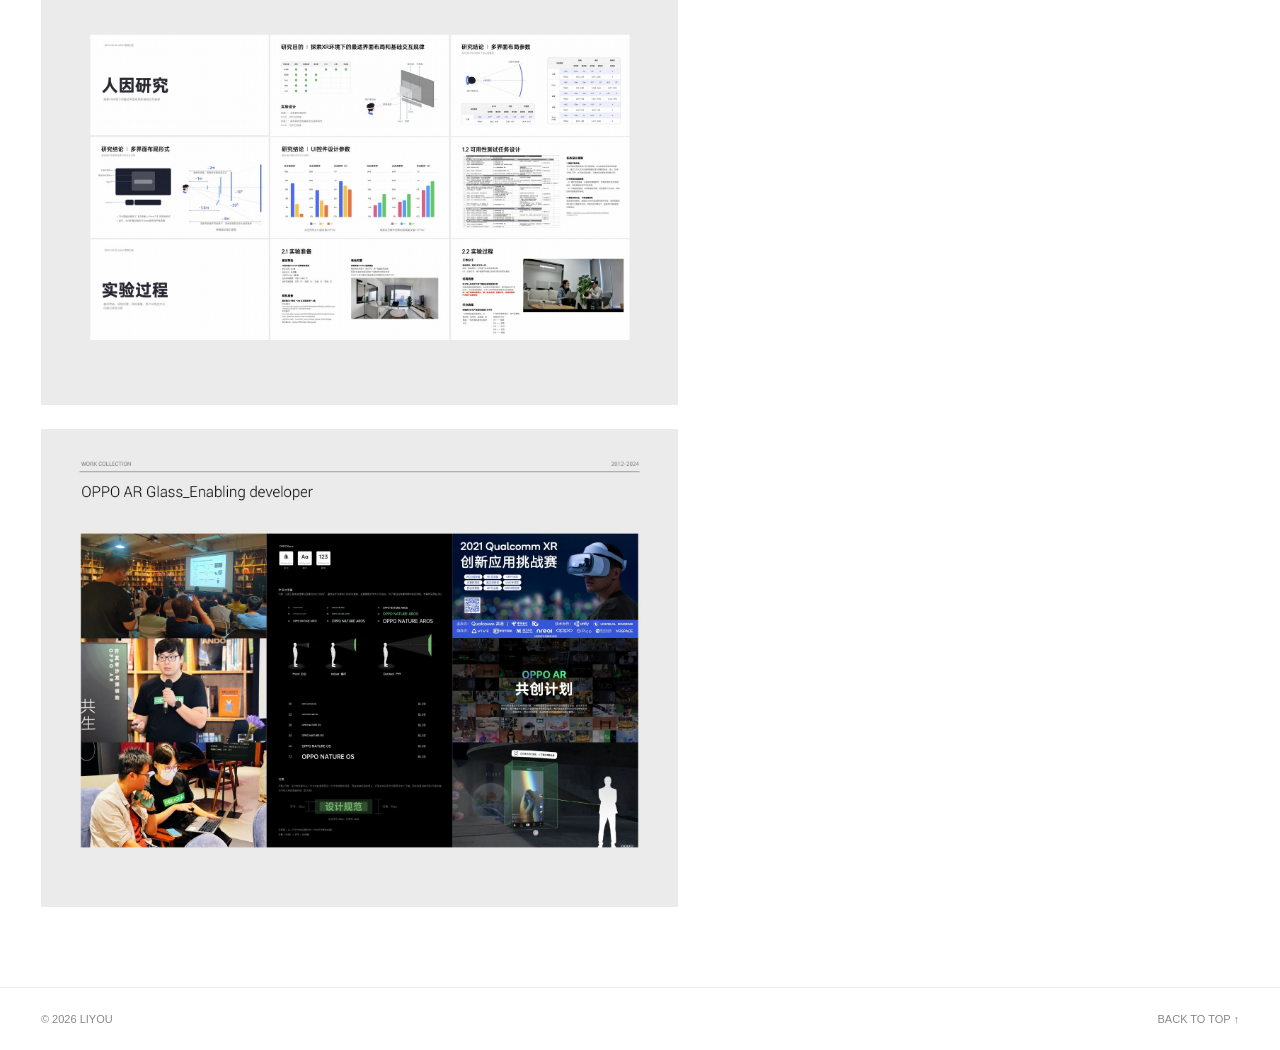
<file: oppo-xr.html>
<!doctype html><html lang="zh-CN"><head><meta charset="utf-8"><meta name="viewport" content="width=device-width,initial-scale=1"><meta name="description" content="李由的用户体验与交互设计作品：OPPO XR、腾讯听听与美的咖啡。"><title>OPPO XR — LIYOU</title><link rel="stylesheet" href="style.css?v=bold-nav-1"><link rel="stylesheet" href="cases.css?v=viewer-1"><link rel="icon" href="favicon.ico?v=portrait-circle-2" sizes="any"><link rel="icon" type="image/png" sizes="32x32" href="favicon-32.png?v=portrait-circle-2"><link rel="apple-touch-icon" sizes="180x180" href="apple-touch-icon.png?v=portrait-circle-2"></head><body class="portfolio"><a class="skip" href="#content">跳转至正文</a><header><nav aria-label="Main navigation"><a href="liyou.html?v=bio-nav-2">LIYOU</a><a href="contact.html?v=bold-nav-1">CONTACT</a><a href="https://liinlab.github.io/">LAB</a></nav><div class="case-controls"><a href="lenovo-horizon.html?v=viewer-1" aria-label="上一个作品" data-icon="prev">‹</a><a href="tencent-tingting.html?v=viewer-1" aria-label="下一个作品" data-icon="next">›</a><a href="index.html" aria-label="返回作品首页" data-icon="close">×</a></div></header><main id="content" class="case-columns"><div class="case-gallery"><figure><img src="xr-original-18.jpg" alt="OPPO XR" fetchpriority="high"></figure><figure><img src="xr-original-13.jpg" alt="AR Glass：空间模型、距离分层与分级输入" loading="lazy"></figure><figure><img src="xr-original-14.jpg" alt="AR Glass：启动器与空间界面设计" loading="lazy"></figure><figure><img src="xr-original-21.jpg" alt="Air Glass：用户研究、价值判断与体验原则" loading="lazy"></figure><figure><img src="xr-original-22.jpg" alt="Air Glass：多设备协同与交互方案" loading="lazy"></figure><figure><img src="xr-original-23.jpg" alt="Air Glass：时间、天气、导航与提示界面" loading="lazy"></figure><figure><img src="xr-original-28.jpg" alt="MR Glass：界面布局、控件参数与可用性研究" loading="lazy"></figure><figure><img src="xr-original-16.jpg" alt="AR Glass：开发者活动、体验验证与应用探索" loading="lazy"></figure></div><article class="case-description"><h1>OPPO XR</h1>
<p>2020—2024，负责 OPPO XR 创新产品的用户体验与团队管理，涵盖 AR Glass、Air Glass 与 MR Glass 的交互架构、用户研究、空间界面及体验验证。贯穿这些产品的设计课题，是把空间感知与多种输入能力转化为用户可以理解、辨认和操作的体验。</p>
<p>AR Glass 以空间模型与分级输入建立交互框架：先定义安全区域、信息距离与操作范围，再将眼动、控制器、手势和语音分配到不同任务，落实到启动器与空间界面。MR Glass 则进一步通过人因研究校准界面距离、视角和控件尺寸，对主界面、Dock、Toast 等层级进行可用性测试，以点击错误率与操作耗时支持迭代。两者的重点都是让空间规则成为具体界面的设计依据。</p>
<p>Air Glass 面向日常佩戴，需要在有限的显示空间里控制信息量与操作负担。通过小组讨论、问卷和访谈明确轻量信息的使用场景，并划分眼镜、手机与手表之间的职责：眼镜提供即时提示，手机与手表补充管理和控制。时间、天气、导航等界面强调快速辨认，使信息在需要时出现，也尽量减少对现实活动的打扰。</p>
<p>这一阶段的工作从交互框架延伸到应用演示、开发者交流、AR 技术白皮书交互内容与专业分享。Air Glass 获得 2023 年美国爱迪生奖与 iF 设计奖。这组项目也形成了一条持续的设计路径：从使用情境出发建立规则，再通过原型与人因验证把规则落实为可用的体验。</p>
<aside class="case-links" aria-label="相关链接"><h2>相关链接</h2><ul><li><a href="https://www.oppo.com/en/newsroom/press/oppo-air-glass/" target="_blank" rel="noopener noreferrer">OPPO 官方｜Air Glass 发布介绍</a></li></ul></aside></article></main><footer><p>© 2026 LIYOU</p><a href="#content">BACK TO TOP ↑</a></footer><script src="case-viewer.js?v=2" defer></script></body></html>
</file>
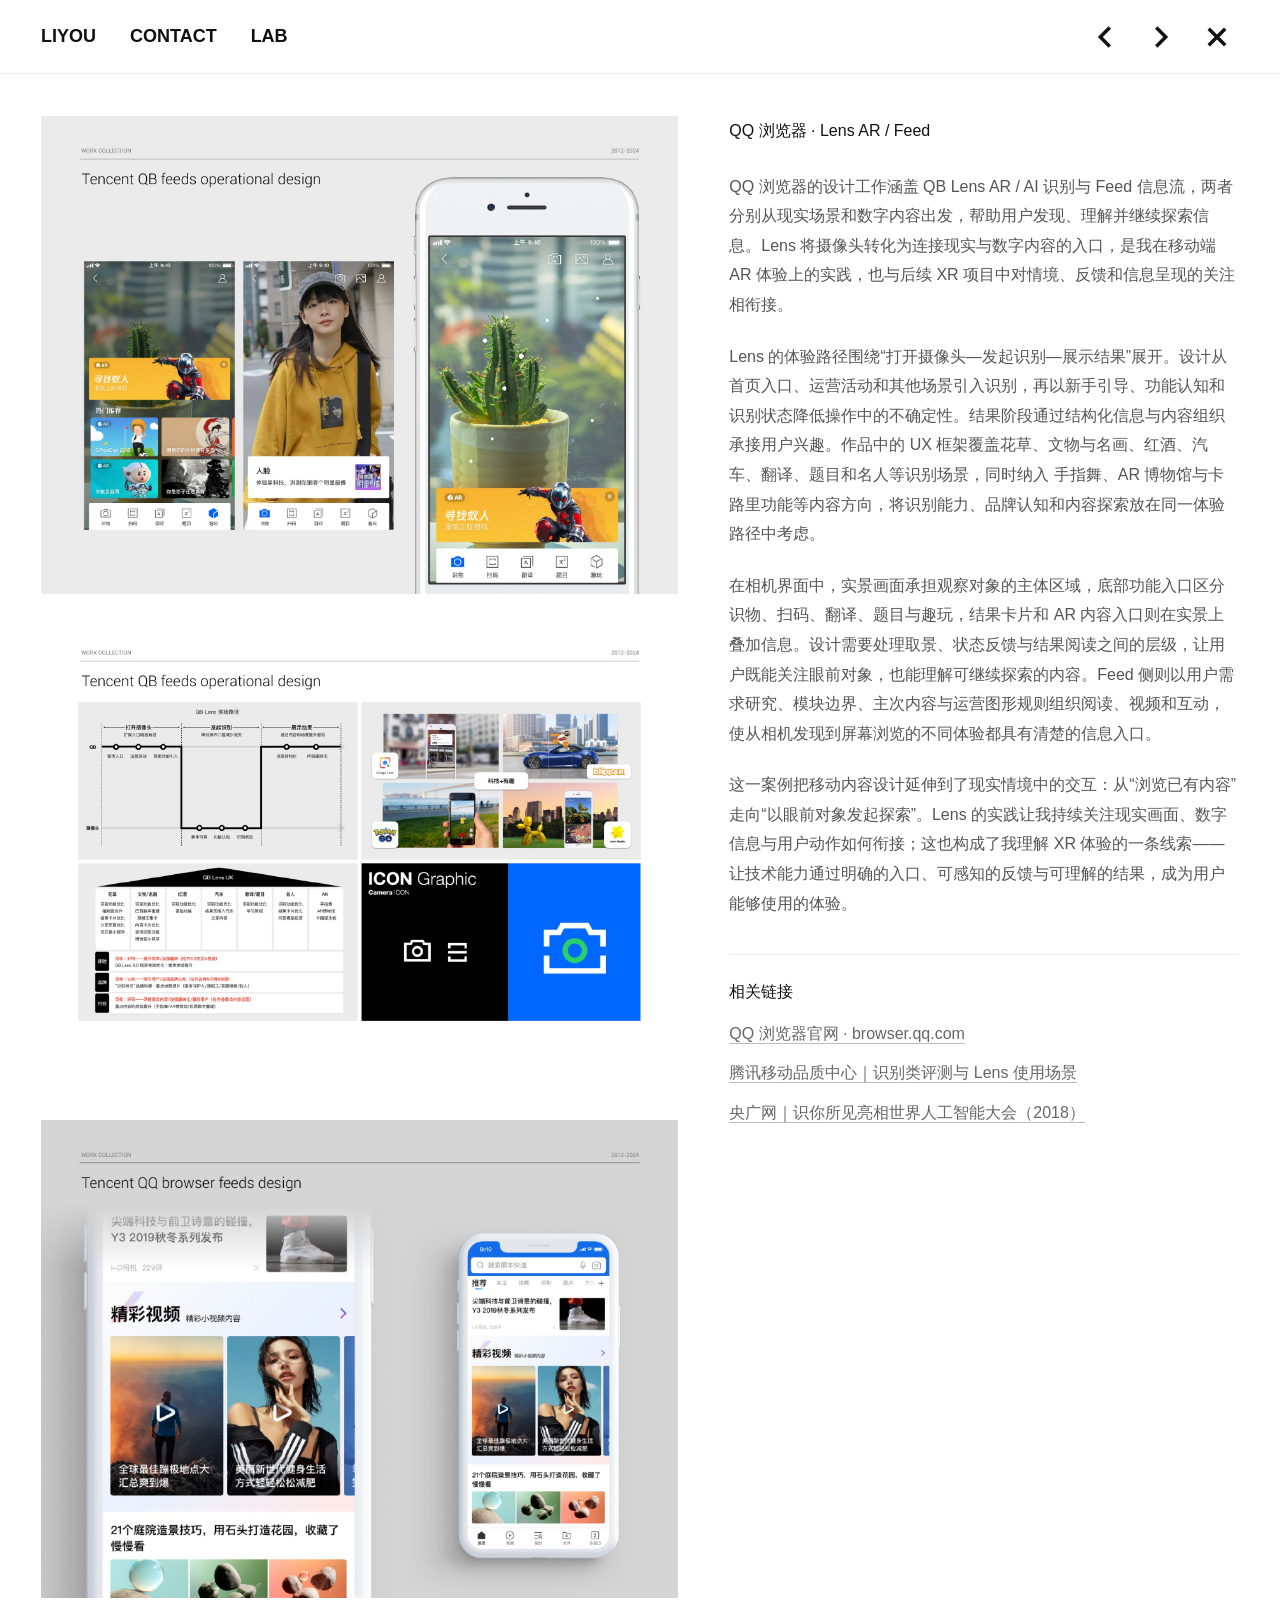
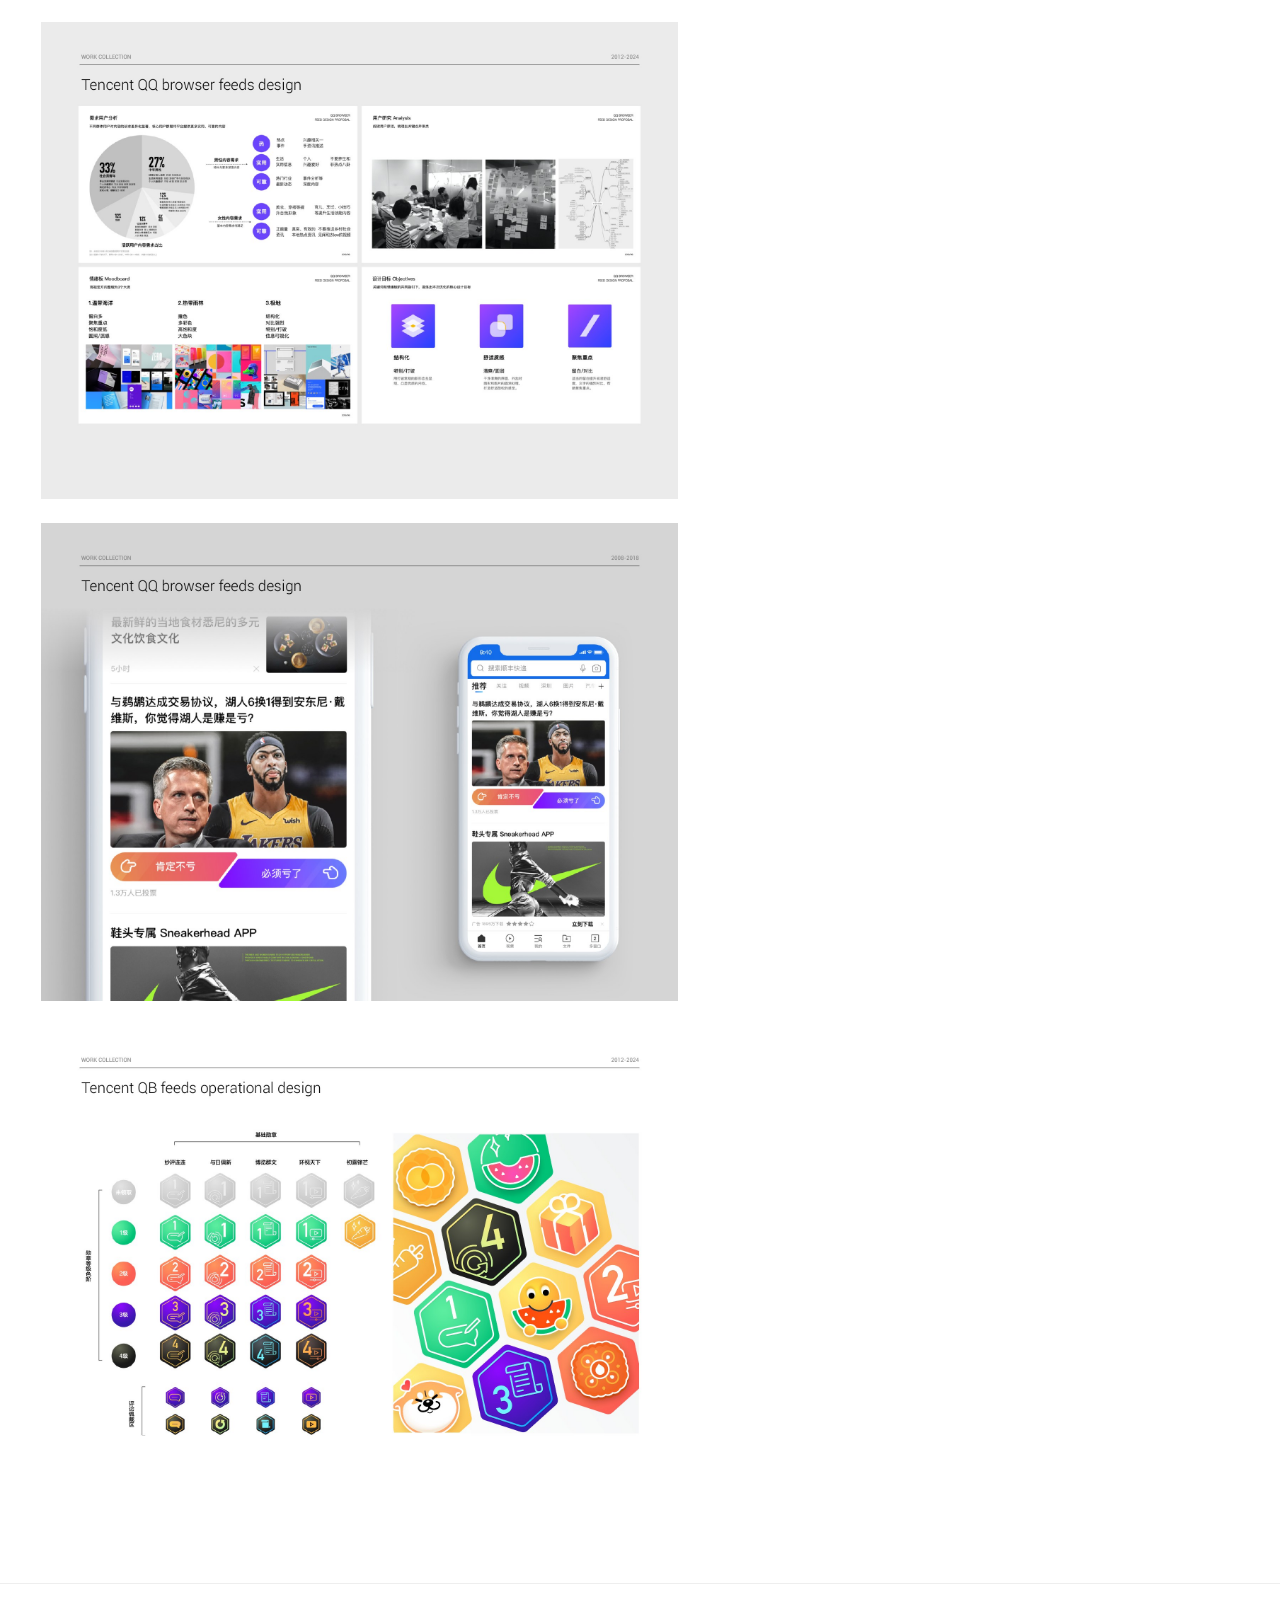
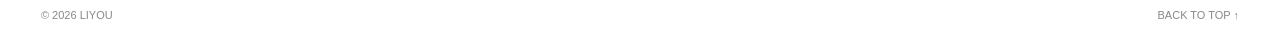
<file: qq-browser.html>
<!doctype html><html lang="zh-CN"><head><meta charset="utf-8"><meta name="viewport" content="width=device-width,initial-scale=1"><meta name="description" content="李由的用户体验与交互设计作品，涵盖 XR、智能硬件、游戏娱乐与移动系统。"><title>QQ 浏览器 — LIYOU</title><link rel="stylesheet" href="style.css?v=bold-nav-1"><link rel="stylesheet" href="cases.css?v=viewer-1"><link rel="icon" href="favicon.ico?v=portrait-circle-2" sizes="any"><link rel="icon" type="image/png" sizes="32x32" href="favicon-32.png?v=portrait-circle-2"><link rel="apple-touch-icon" sizes="180x180" href="apple-touch-icon.png?v=portrait-circle-2"></head><body class="portfolio"><a class="skip" href="#content">跳转至正文</a><header><nav aria-label="Main navigation"><a href="liyou.html?v=bio-nav-2">LIYOU</a><a href="contact.html?v=bold-nav-1">CONTACT</a><a href="https://liinlab.github.io/">LAB</a></nav><div class="case-controls"><a href="ministation.html?v=viewer-1" aria-label="上一个作品" data-icon="prev">‹</a><a href="lenovo-vibe.html?v=viewer-1" aria-label="下一个作品" data-icon="next">›</a><a href="index.html" aria-label="返回作品首页" data-icon="close">×</a></div></header><main id="content" class="case-columns"><div class="case-gallery"><figure><img src="original-qq-58.jpg" alt="QB Lens：实景取景、识别功能与 AR 内容入口" fetchpriority="high"></figure><figure><img src="original-qq-57.jpg" alt="QB Lens：体验路径、识别场景与 AR 体验框架" loading="lazy"></figure><figure><img src="original-qq-51.jpg" alt="QQ 浏览器信息流" loading="lazy"></figure><figure><img src="original-qq-50.jpg" alt="QQ 浏览器：需求分析、用户研究与设计目标" loading="lazy"></figure><figure><img src="original-qq-54.jpg" alt="QQ 浏览器：内容卡片与互动模块" loading="lazy"></figure><figure><img src="original-qq-56.jpg" alt="QQ 浏览器：运营图标与图形设计" loading="lazy"></figure></div><article class="case-description"><h1>QQ 浏览器 · Lens AR / Feed</h1><p>QQ 浏览器的设计工作涵盖 QB Lens AR / AI 识别与 Feed 信息流，两者分别从现实场景和数字内容出发，帮助用户发现、理解并继续探索信息。Lens 将摄像头转化为连接现实与数字内容的入口，是我在移动端 AR 体验上的实践，也与后续 XR 项目中对情境、反馈和信息呈现的关注相衔接。</p><p>Lens 的体验路径围绕“打开摄像头—发起识别—展示结果”展开。设计从首页入口、运营活动和其他场景引入识别，再以新手引导、功能认知和识别状态降低操作中的不确定性。结果阶段通过结构化信息与内容组织承接用户兴趣。作品中的 UX 框架覆盖花草、文物与名画、红酒、汽车、翻译、题目和名人等识别场景，同时纳入 手指舞、AR 博物馆与卡路里功能等内容方向，将识别能力、品牌认知和内容探索放在同一体验路径中考虑。</p><p>在相机界面中，实景画面承担观察对象的主体区域，底部功能入口区分识物、扫码、翻译、题目与趣玩，结果卡片和 AR 内容入口则在实景上叠加信息。设计需要处理取景、状态反馈与结果阅读之间的层级，让用户既能关注眼前对象，也能理解可继续探索的内容。Feed 侧则以用户需求研究、模块边界、主次内容与运营图形规则组织阅读、视频和互动，使从相机发现到屏幕浏览的不同体验都具有清楚的信息入口。</p><p>这一案例把移动内容设计延伸到了现实情境中的交互：从“浏览已有内容”走向“以眼前对象发起探索”。Lens 的实践让我持续关注现实画面、数字信息与用户动作如何衔接；这也构成了我理解 XR 体验的一条线索——让技术能力通过明确的入口、可感知的反馈与可理解的结果，成为用户能够使用的体验。</p><aside class="case-links" aria-label="相关链接"><h2>相关链接</h2><ul><li><a href="https://browser.qq.com/" target="_blank" rel="noopener noreferrer">QQ 浏览器官网 · browser.qq.com</a></li><li><a href="https://developer.cloud.tencent.com/article/1007000" target="_blank" rel="noopener noreferrer">腾讯移动品质中心｜识别类评测与 Lens 使用场景</a></li><li><a href="https://www.cnr.cn/shanghai/tt/20180917/t20180917_524362788.shtml" target="_blank" rel="noopener noreferrer">央广网｜识你所见亮相世界人工智能大会（2018）</a></li></ul></aside></article></main><footer><p>© 2026 LIYOU</p><a href="#content">BACK TO TOP ↑</a></footer><script src="case-viewer.js?v=2" defer></script></body></html>
</file>
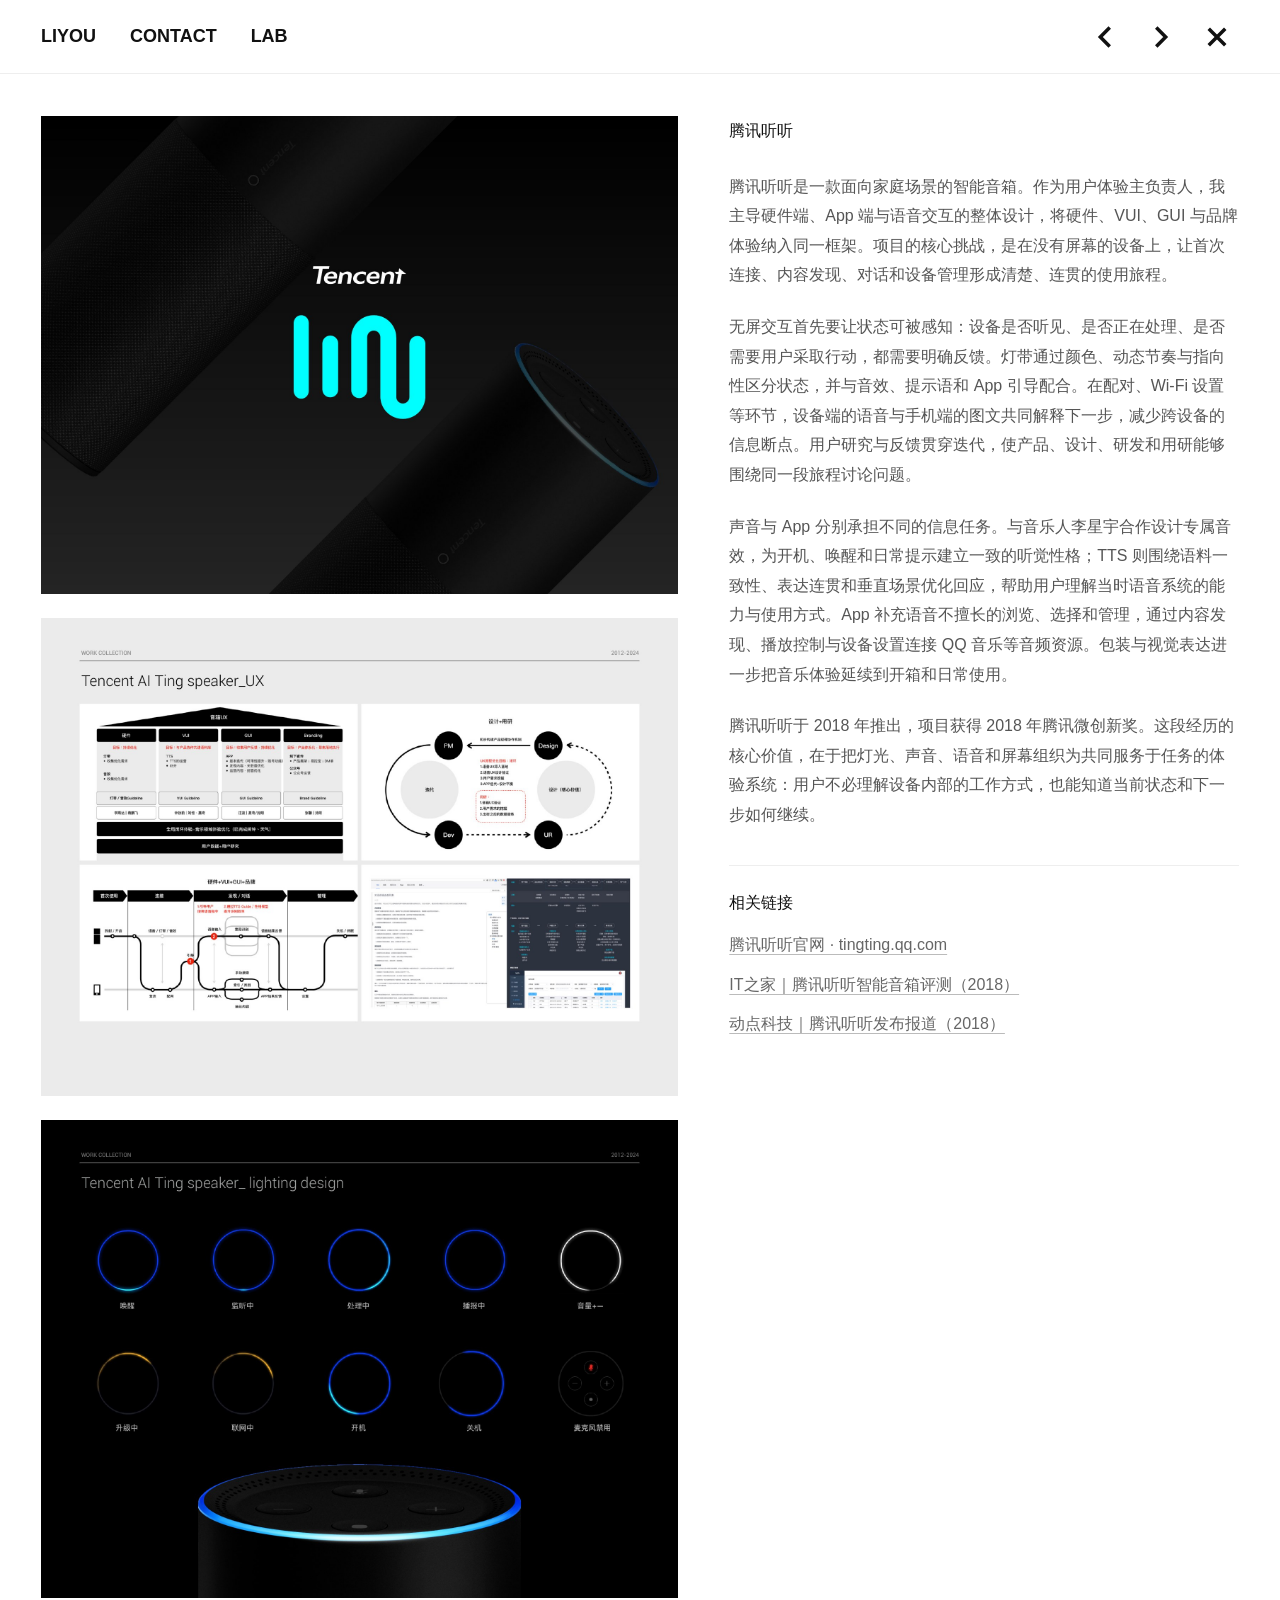
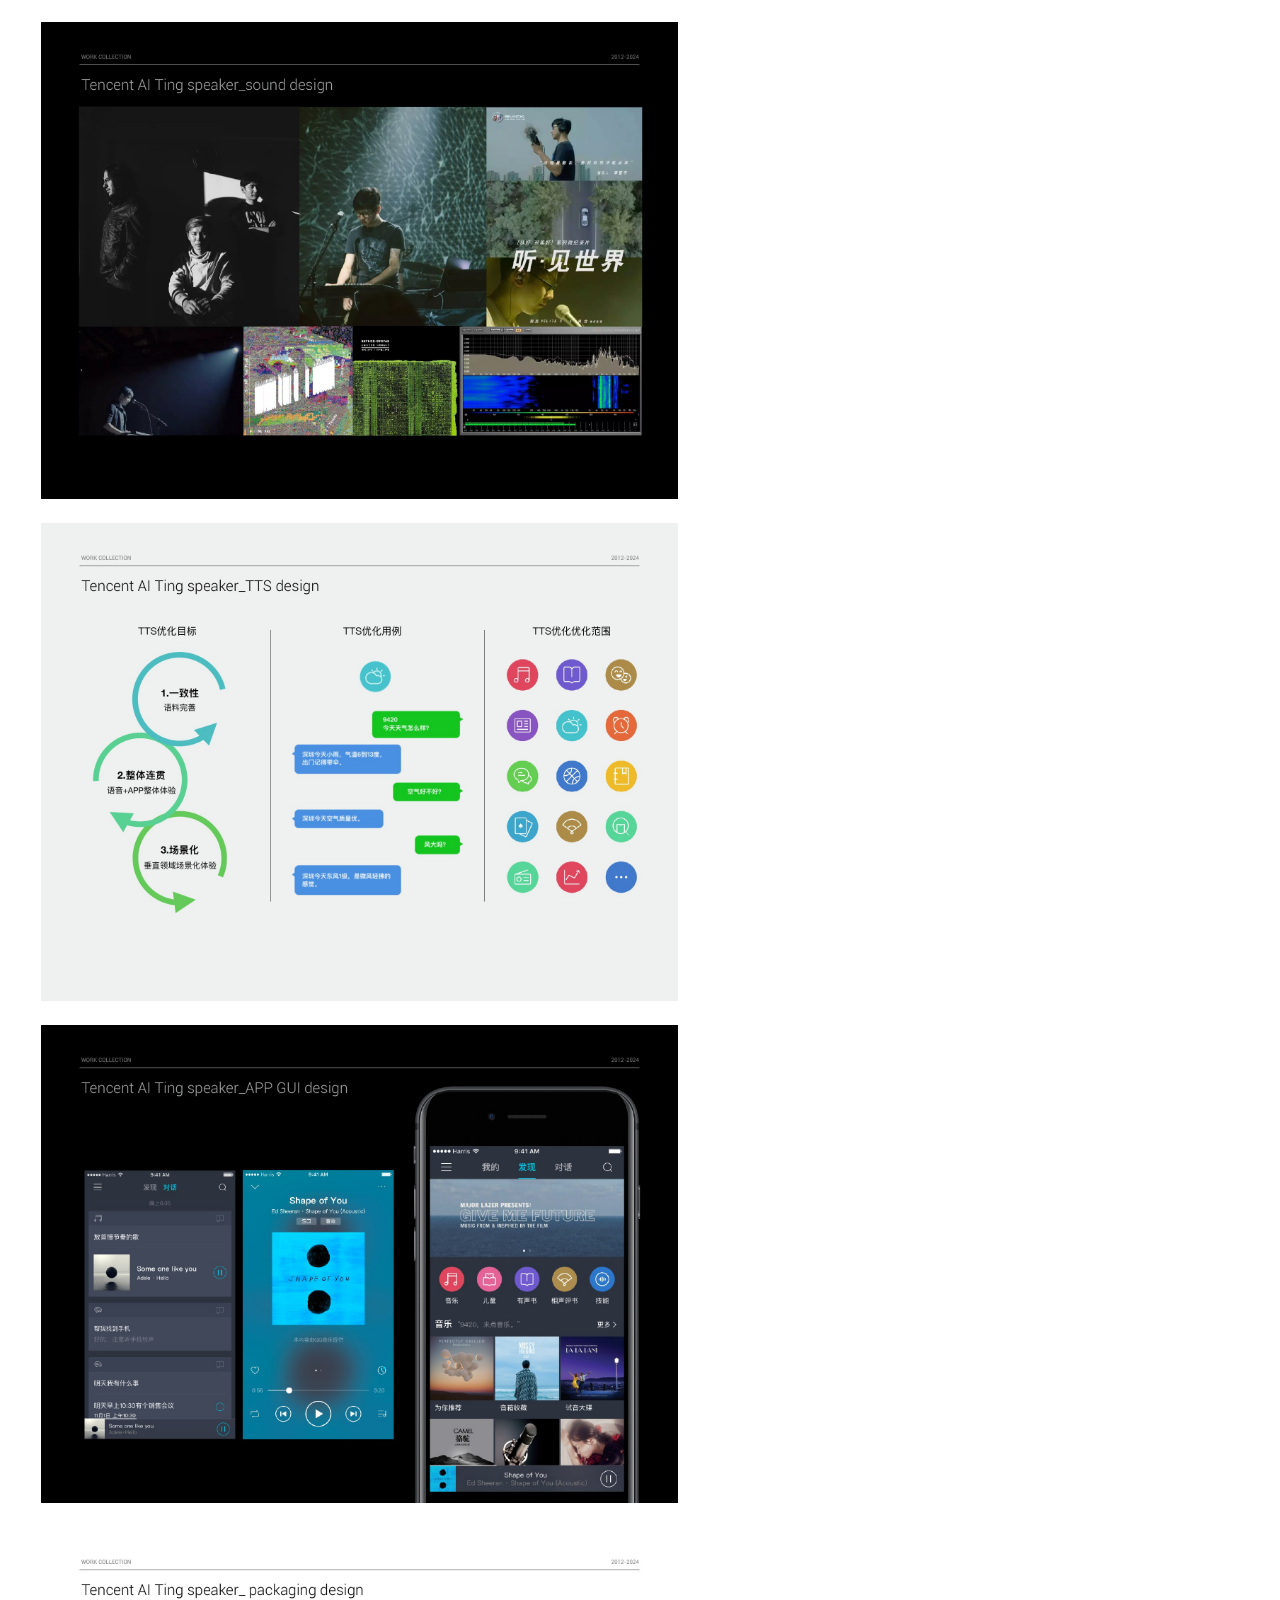
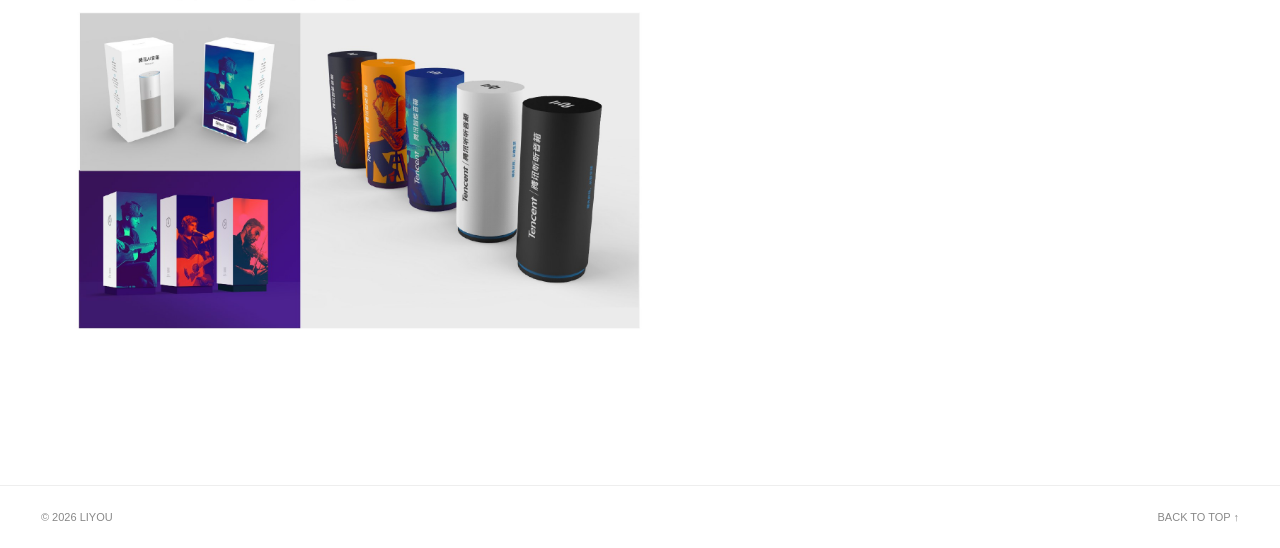
<file: tencent-tingting.html>
<!doctype html><html lang="zh-CN"><head><meta charset="utf-8"><meta name="viewport" content="width=device-width,initial-scale=1"><meta name="description" content="李由的用户体验与交互设计作品，涵盖 XR、智能硬件、游戏娱乐与移动系统。"><title>腾讯听听 — LIYOU</title><link rel="stylesheet" href="style.css?v=bold-nav-1"><link rel="stylesheet" href="cases.css?v=viewer-1"><link rel="icon" href="favicon.ico?v=portrait-circle-2" sizes="any"><link rel="icon" type="image/png" sizes="32x32" href="favicon-32.png?v=portrait-circle-2"><link rel="apple-touch-icon" sizes="180x180" href="apple-touch-icon.png?v=portrait-circle-2"></head><body class="portfolio"><a class="skip" href="#content">跳转至正文</a><header><nav aria-label="Main navigation"><a href="liyou.html?v=bio-nav-2">LIYOU</a><a href="contact.html?v=bold-nav-1">CONTACT</a><a href="https://liinlab.github.io/">LAB</a></nav><div class="case-controls"><a href="oppo-xr.html?v=viewer-1" aria-label="上一个作品" data-icon="prev">‹</a><a href="ministation.html?v=viewer-1" aria-label="下一个作品" data-icon="next">›</a><a href="index.html" aria-label="返回作品首页" data-icon="close">×</a></div></header><main id="content" class="case-columns"><div class="case-gallery"><figure><img src="original-ting-39.jpg" alt="腾讯听听" fetchpriority="high"></figure><figure><img src="original-ting-40.jpg" alt="腾讯听听：体验架构、跨团队协作与用户旅程" loading="lazy"></figure><figure><img src="original-ting-41.jpg" alt="腾讯听听：灯光状态与反馈设计" loading="lazy"></figure><figure><img src="original-ting-42.jpg" alt="腾讯听听：声音设计与音乐人合作" loading="lazy"></figure><figure><img src="original-ting-43.jpg" alt="腾讯听听：TTS 优化目标、语料与垂直场景" loading="lazy"></figure><figure><img src="original-ting-44.jpg" alt="腾讯听听：App 内容浏览、播放与设备管理" loading="lazy"></figure><figure><img src="original-ting-45.jpg" alt="腾讯听听：包装与品牌体验设计" loading="lazy"></figure></div><article class="case-description"><h1>腾讯听听</h1>
<p>腾讯听听是一款面向家庭场景的智能音箱。作为用户体验主负责人，我主导硬件端、App 端与语音交互的整体设计，将硬件、VUI、GUI 与品牌体验纳入同一框架。项目的核心挑战，是在没有屏幕的设备上，让首次连接、内容发现、对话和设备管理形成清楚、连贯的使用旅程。</p>
<p>无屏交互首先要让状态可被感知：设备是否听见、是否正在处理、是否需要用户采取行动，都需要明确反馈。灯带通过颜色、动态节奏与指向性区分状态，并与音效、提示语和 App 引导配合。在配对、Wi-Fi 设置等环节，设备端的语音与手机端的图文共同解释下一步，减少跨设备的信息断点。用户研究与反馈贯穿迭代，使产品、设计、研发和用研能够围绕同一段旅程讨论问题。</p>
<p>声音与 App 分别承担不同的信息任务。与音乐人李星宇合作设计专属音效，为开机、唤醒和日常提示建立一致的听觉性格；TTS 则围绕语料一致性、表达连贯和垂直场景优化回应，帮助用户理解当时语音系统的能力与使用方式。App 补充语音不擅长的浏览、选择和管理，通过内容发现、播放控制与设备设置连接 QQ 音乐等音频资源。包装与视觉表达进一步把音乐体验延续到开箱和日常使用。</p>
<p>腾讯听听于 2018 年推出，项目获得 2018 年腾讯微创新奖。这段经历的核心价值，在于把灯光、声音、语音和屏幕组织为共同服务于任务的体验系统：用户不必理解设备内部的工作方式，也能知道当前状态和下一步如何继续。</p>
<aside class="case-links" aria-label="相关链接"><h2>相关链接</h2><ul><li><a href="https://tingting.qq.com/" target="_blank" rel="noopener noreferrer">腾讯听听官网 · tingting.qq.com</a></li><li><a href="https://www.ithome.com/0/359/343.htm" target="_blank" rel="noopener noreferrer">IT之家｜腾讯听听智能音箱评测（2018）</a></li><li><a href="https://cn.technode.com/post/2018-04-20/tencent-tt/" target="_blank" rel="noopener noreferrer">动点科技｜腾讯听听发布报道（2018）</a></li></ul></aside></article></main><footer><p>© 2026 LIYOU</p><a href="#content">BACK TO TOP ↑</a></footer><script src="case-viewer.js?v=2" defer></script></body></html>
</file>
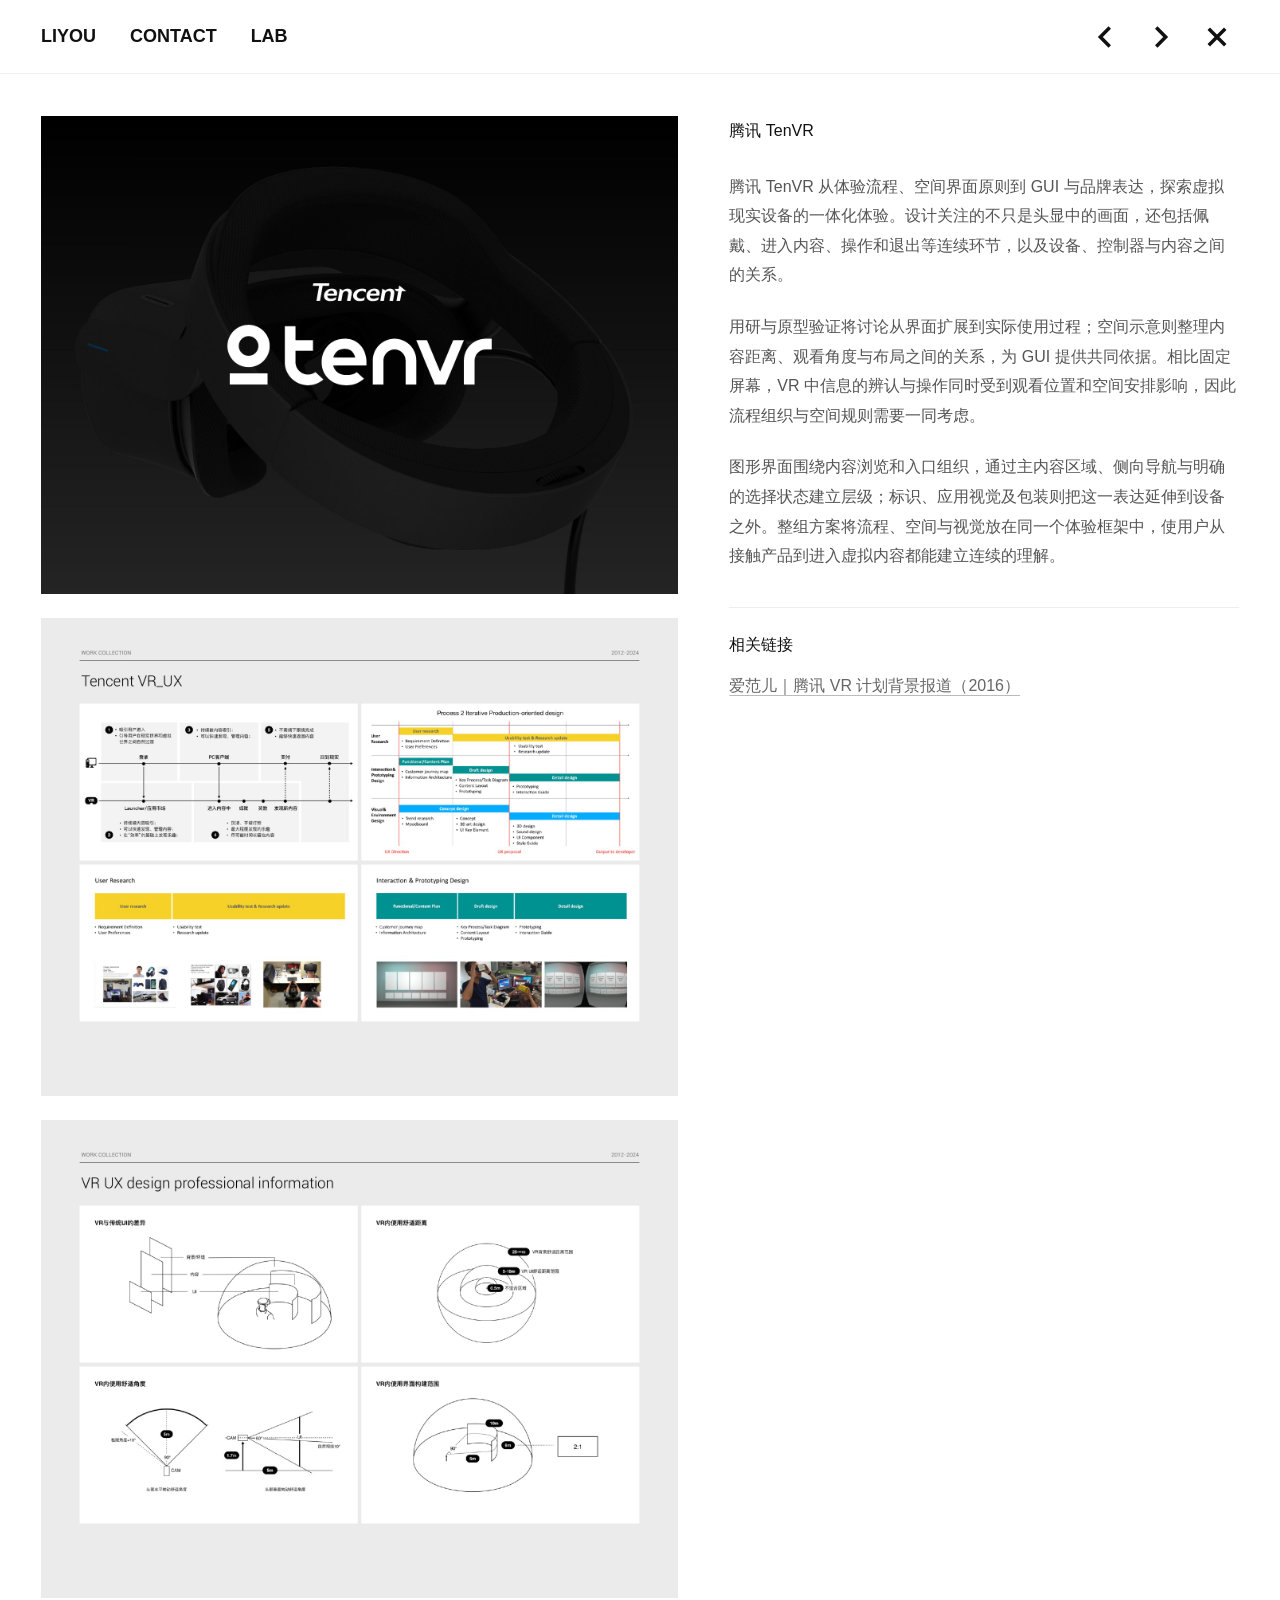
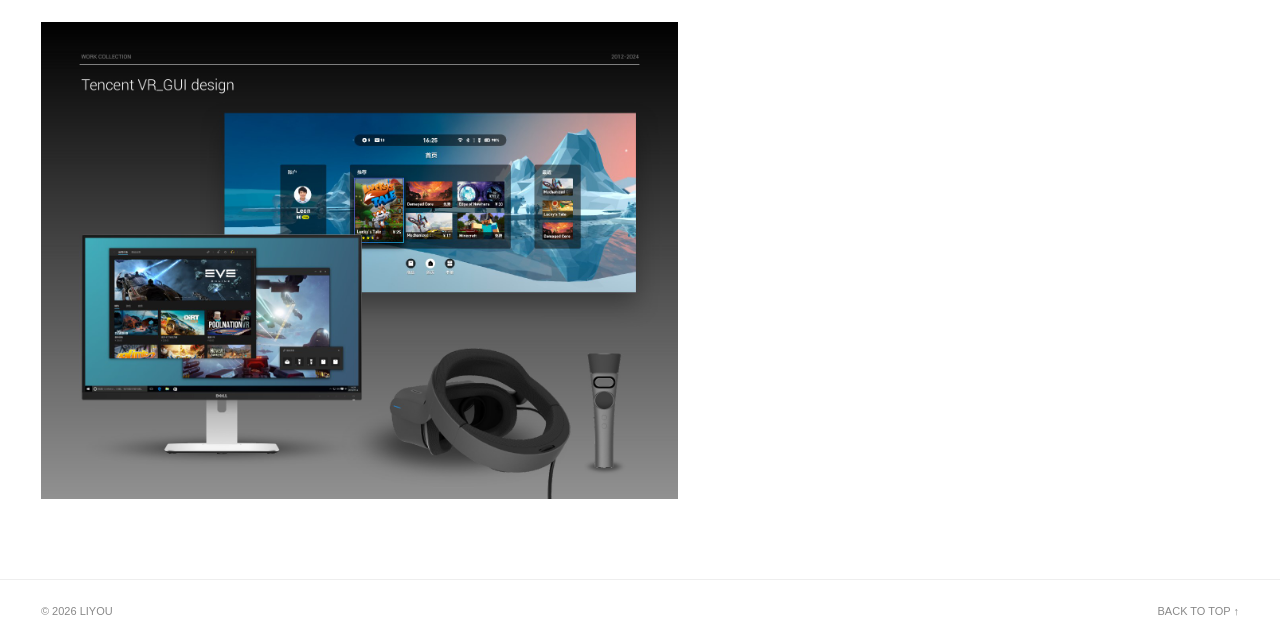
<file: tencent-vr.html>
<!doctype html><html lang="zh-CN"><head><meta charset="utf-8"><meta name="viewport" content="width=device-width,initial-scale=1"><meta name="description" content="李由的用户体验与交互设计作品，涵盖 XR、智能硬件、游戏娱乐与移动系统。"><title>腾讯 TenVR — LIYOU</title><link rel="stylesheet" href="style.css?v=bold-nav-1"><link rel="stylesheet" href="cases.css?v=viewer-1"><link rel="icon" href="favicon.ico?v=portrait-circle-2" sizes="any"><link rel="icon" type="image/png" sizes="32x32" href="favicon-32.png?v=portrait-circle-2"><link rel="apple-touch-icon" sizes="180x180" href="apple-touch-icon.png?v=portrait-circle-2"></head><body class="portfolio"><a class="skip" href="#content">跳转至正文</a><header><nav aria-label="Main navigation"><a href="liyou.html?v=bio-nav-2">LIYOU</a><a href="contact.html?v=bold-nav-1">CONTACT</a><a href="https://liinlab.github.io/">LAB</a></nav><div class="case-controls"><a href="lenovo-vibe.html?v=viewer-1" aria-label="上一个作品" data-icon="prev">‹</a><a href="oppo-orii.html?v=viewer-1" aria-label="下一个作品" data-icon="next">›</a><a href="index.html" aria-label="返回作品首页" data-icon="close">×</a></div></header><main id="content" class="case-columns"><div class="case-gallery"><figure><img src="original-vr-30.jpg" alt="腾讯 TenVR" fetchpriority="high"></figure><figure><img src="original-vr-31.jpg" alt="TenVR：体验流程、用研与原型验证" loading="lazy"></figure><figure><img src="original-vr-32.jpg" alt="TenVR：视野、界面距离与空间布局原则" loading="lazy"></figure><figure><img src="original-vr-33.jpg" alt="TenVR：图形界面、头显与控制器" loading="lazy"></figure></div><article class="case-description"><h1>腾讯 TenVR</h1>
<p>腾讯 TenVR 从体验流程、空间界面原则到 GUI 与品牌表达，探索虚拟现实设备的一体化体验。设计关注的不只是头显中的画面，还包括佩戴、进入内容、操作和退出等连续环节，以及设备、控制器与内容之间的关系。</p>
<p>用研与原型验证将讨论从界面扩展到实际使用过程；空间示意则整理内容距离、观看角度与布局之间的关系，为 GUI 提供共同依据。相比固定屏幕，VR 中信息的辨认与操作同时受到观看位置和空间安排影响，因此流程组织与空间规则需要一同考虑。</p>
<p>图形界面围绕内容浏览和入口组织，通过主内容区域、侧向导航与明确的选择状态建立层级；标识、应用视觉及包装则把这一表达延伸到设备之外。整组方案将流程、空间与视觉放在同一个体验框架中，使用户从接触产品到进入虚拟内容都能建立连续的理解。</p>
<aside class="case-links" aria-label="相关链接"><h2>相关链接</h2><ul><li><a href="https://www.ifanr.com/721860" target="_blank" rel="noopener noreferrer">爱范儿｜腾讯 VR 计划背景报道（2016）</a></li></ul></aside></article></main><footer><p>© 2026 LIYOU</p><a href="#content">BACK TO TOP ↑</a></footer><script src="case-viewer.js?v=2" defer></script></body></html>
</file>
<file: style.css>
*{box-sizing:border-box}body{margin:0;background:#fff;color:#111;font-family:Arial,"Helvetica Neue","PingFang SC",sans-serif}button,a{-webkit-tap-highlight-color:transparent}button{font:inherit;color:inherit}a{color:inherit;text-underline-offset:4px}button:focus-visible,a:focus-visible{outline:2px solid #111;outline-offset:5px}header{height:74px;border-bottom:1px solid #eee;display:flex;align-items:center;padding:0 3.2vw;background:#fff}nav{display:flex;gap:34px}nav a{border:0;padding:0;background:none;cursor:pointer;font-size:18px;font-weight:500;line-height:1}nav a:hover{text-decoration:underline;text-underline-offset:5px}main{padding:72px 2vw 0}.gallery{display:grid;grid-template-columns:repeat(4,minmax(0,1fr));gap:3.2vw;align-items:start}.work{margin:0 0 80px}.placeholder{width:100%;background:#dedede;position:relative}.placeholder span{position:absolute;left:12px;bottom:11px;font-size:9px;letter-spacing:1px;color:#777}.ratio-0-0{aspect-ratio:3/4}.ratio-1-0{aspect-ratio:4/5;background:#d2d2d2}.ratio-2-0{aspect-ratio:3/4;background:#e6e6e6}.ratio-3-0{aspect-ratio:1;background:#d8d8d8}.ratio-0-1{aspect-ratio:1.3;background:#e8e8e8}.ratio-1-1{aspect-ratio:3/4;background:#e1e1e1}.ratio-2-1{aspect-ratio:1;background:#d5d5d5}.ratio-3-1{aspect-ratio:3/4;background:#e3e3e3}h2{font-size:clamp(36px,4.25vw,70px);font-weight:400;line-height:.98;letter-spacing:-2px;margin:13px 0 14px}figcaption p{margin:0;font-size:10px;line-height:1.5;color:#888}footer{padding:20px 2vw 30px;display:flex;justify-content:space-between;gap:20px;font-size:11px;color:#888}footer p{margin:0}.profile{display:grid;grid-template-columns:150px 1fr;gap:30px}.profile img{width:150px;height:auto}.profile h3{font-size:26px;font-weight:400;margin:0 0 18px}.profile p,.page-content p{font-size:15px;line-height:1.8;margin:0 0 16px}.profile .small{font-size:12px;color:#777}.contact-links{display:flex;flex-direction:column;gap:24px}.contact-links a{font-size:28px;text-decoration:none}.contact-links span{display:block;font-size:12px;color:#777;margin-top:6px}.contact-links a:hover{text-decoration:underline}.skip{position:absolute;left:-9999px}.skip:focus{top:10px;left:10px;background:white}@media(min-width:1600px){.gallery{gap:45px}main{padding-top:85px}}@media(max-width:760px){header{height:66px;padding:0 22px}nav{gap:27px}nav a{font-size:16px}main{padding:45px 18px 0}.gallery{grid-template-columns:repeat(2,minmax(0,1fr));gap:22px}h2{font-size:clamp(32px,7vw,52px);letter-spacing:-1px}.work{margin-bottom:45px}footer{padding:20px 18px;flex-direction:column;gap:8px}.dialog-inner{padding:25px}.profile{grid-template-columns:90px 1fr;gap:20px}.profile img{width:90px}.profile h3{font-size:22px}.profile p{font-size:13px}.dialog-top{margin-bottom:28px}}

body{min-height:100vh}header{justify-content:space-between;gap:20px}nav a{text-decoration:none}nav a[aria-current="page"]{text-decoration:underline;text-decoration-thickness:2px;text-underline-offset:7px}.page-close{font-size:12px;text-decoration:none;white-space:nowrap;padding:10px 0 10px 12px}.page-close:hover{text-decoration:underline}.page-content{padding:72px 3.2vw;min-height:calc(100vh - 74px)}.profile{max-width:760px;grid-template-columns:200px 1fr;gap:40px}.profile img{width:200px}.contact-links{align-items:flex-start}.contact-links a{font-size:clamp(28px,3vw,42px)}@media(max-width:760px){.page-content{padding:45px 22px;min-height:calc(100vh - 66px)}.profile{grid-template-columns:110px 1fr;gap:24px}.profile img{width:110px}nav{gap:22px}.page-close{font-size:11px}}@media(max-width:380px){header{padding:0 16px;gap:12px}nav{gap:15px}nav a{font-size:14px}.profile{grid-template-columns:1fr}}

.page-close{display:flex;align-items:center;justify-content:center;min-width:48px;min-height:48px;padding:0;font-size:38px;font-weight:400;line-height:1}.page-close:hover{text-decoration:none;background:#f5f5f5}.photo-page{padding:32px 22px;display:flex;justify-content:center;align-items:flex-start}.photo-page img{display:block;max-width:100%;width:auto;height:auto;max-height:calc(100dvh - 138px)}@media(max-width:760px){.page-close{font-size:36px;min-width:44px;min-height:44px}.photo-page img{max-height:calc(100dvh - 130px)}}

/* Compact, bold navigation with an inverse active state. */
header nav{align-items:center;gap:18px;margin-left:-8px}header nav a{display:inline-block;padding:6px 8px;font-weight:700;line-height:1.1;text-decoration:none;white-space:nowrap}header nav a:hover{text-decoration:none;background:#f1f1f1}header nav a[aria-current="page"]{background:#111;color:#fff;text-decoration:none}header nav a[aria-current="page"]:hover{background:#111}@media(max-width:760px){header nav{gap:10px}}@media(max-width:650px){.portfolio header nav{gap:2px}.portfolio header nav a{padding:6px;font-weight:700}.portfolio header nav{margin-left:-6px}}@media(max-width:380px){header nav{gap:2px}header nav a{padding:6px}.portfolio header nav{gap:0}}
</file>
<file: cases.css>
.portfolio header{position:sticky;top:0;z-index:10}.selected-work{padding:48px 3.2vw 100px}.work-index{display:flex;justify-content:space-between;font-size:11px;letter-spacing:.1em;margin-bottom:24px}.projects{display:grid;grid-template-columns:repeat(3,minmax(0,1fr));gap:24px}.project{display:block;text-decoration:none}.project-visual{position:relative;overflow:hidden;background:#eaeaea;aspect-ratio:4/5}.project-visual>img{width:100%;height:100%;object-fit:cover;transition:transform .5s}.project:first-child .project-visual>img{object-fit:contain;transform:scale(1.12)}.project:hover .project-visual>img{transform:scale(1.04)}.project:first-child:hover .project-visual>img{transform:scale(1.17)}.project-arrow{position:absolute;bottom:18px;right:18px;font-size:28px;line-height:1;background:white;border-radius:50%;width:44px;height:44px;display:grid;place-items:center}.project-meta{display:flex;justify-content:space-between;gap:10px;color:#777;font-size:10px;letter-spacing:.06em;margin-top:22px}.project h1{font-size:clamp(26px,3vw,52px);font-weight:400;letter-spacing:-.04em;margin:15px 0 24px;line-height:1.1}.project h2{font-size:16px;font-weight:500;letter-spacing:0;line-height:1.5;margin:0 0 10px}.project p{font-size:14px;line-height:1.85;color:#666;max-width:32em;margin:0}.coming-art{height:100%;padding:28px;display:flex;flex-direction:column;justify-content:space-between;background:#efeeeb;color:#aaa}.coming-art>span:first-child{font-size:clamp(100px,15vw,240px);font-weight:400;letter-spacing:-.08em;line-height:.9}.coming-art>span:last-child{font-size:12px;letter-spacing:.12em;line-height:1.7;color:#777}.portfolio footer{padding:25px 3.2vw;border-top:1px solid #eee}.portfolio footer a{text-decoration:none}.case-main{padding:0 3.2vw}.case-intro{display:grid;grid-template-columns:60% 1fr;gap:4vw;padding:48px 0 70px;align-items:center;min-height:calc(100svh - 74px)}.case-cover{background:#eaeaea}.case-cover img{width:100%;display:block}.case-heading h1{font-size:clamp(38px,5vw,76px);line-height:1.05;letter-spacing:-.05em;font-weight:400;margin:24px 0}.case-heading h2{font-size:19px;letter-spacing:0;line-height:1.5;margin:0 0 25px}.eyebrow{font-size:10px!important;letter-spacing:.12em;color:#777}.case-summary{font-size:16px;line-height:1.9}.case-heading dl{font-size:12px;margin:32px 0;line-height:1.8}.case-heading dl div{display:grid;grid-template-columns:46px 1fr;padding:8px 0;border-top:1px solid #eee}.case-heading dt{color:#888}.case-heading dd{margin:0}.read-case{font-size:12px;text-decoration:none}.case-section{display:grid;grid-template-columns:60% 1fr;gap:4vw;padding:72px 0;border-top:1px solid #dedede;scroll-margin-top:74px;align-items:start}.case-section figure{margin:0}.case-section figure img{display:block;width:100%;height:auto}.case-section figcaption{font-size:10px;color:#777;margin-top:14px;line-height:1.7;display:flex;justify-content:space-between;gap:20px}.case-section figcaption span{white-space:nowrap}.case-copy{position:sticky;top:112px}.case-copy .eyebrow{margin:0 0 25px}.case-copy h2{font-size:clamp(24px,2.3vw,36px);line-height:1.3;letter-spacing:-.035em;margin:0 0 28px;font-weight:400}.case-copy>p:not(.eyebrow){font-size:15px;line-height:1.95;margin:0 0 20px;color:#444}.case-end{border-top:1px solid #ddd;padding:36px 0 64px}.case-end p{font-size:11px;color:#888;line-height:1.8;max-width:700px}.case-end>a{display:block;font-size:clamp(24px,4vw,52px);text-decoration:none;margin-top:65px}.pending-case{padding:90px 3.2vw;min-height:80vh}.pending-case h1{font-size:clamp(42px,7vw,90px);font-weight:400;letter-spacing:-.05em;margin:30px 0}.pending-case>p{font-size:18px}.pending-case .pending-status{color:#999;margin:70px 0 24px;font-size:15px}.pending-case>a{font-size:13px}.case-section a:focus-visible{display:block}@media(prefers-reduced-motion:reduce){.project-visual>img{transition:none}}@media(min-width:1700px){.case-main,.selected-work{max-width:1800px;margin:auto}}@media(max-width:900px){.projects{gap:18px}.project-meta{font-size:9px}.project h1{font-size:30px}.project h2{font-size:14px}.project p{font-size:13px}.case-intro,.case-section{grid-template-columns:55% 1fr;gap:4vw}.case-heading h1{font-size:42px}.case-heading h2{font-size:16px}.case-copy>p:not(.eyebrow){font-size:14px}.case-copy h2{font-size:25px}.case-section{padding:48px 0}}@media(max-width:650px){.selected-work{padding:30px 22px 60px}.projects{grid-template-columns:1fr;gap:58px}.project-visual{aspect-ratio:4/3}.project:first-child .project-visual>img{transform:none}.project h1{font-size:36px;margin:14px 0 18px}.project h2{font-size:16px}.project p{font-size:14px;max-width:none}.project-meta{font-size:10px}.coming-art>span:first-child{font-size:130px}.case-main{padding:0 22px}.case-intro,.case-section{grid-template-columns:1fr;gap:32px}.case-intro{padding:30px 0 48px;min-height:0}.case-heading h1{font-size:48px;margin:20px 0}.case-heading h2{font-size:20px}.case-summary{font-size:15px}.case-section{padding:42px 0}.case-copy{position:static}.case-copy h2{font-size:28px;margin-bottom:24px}.case-copy>p:not(.eyebrow){font-size:15px}.case-section figcaption{font-size:10px}.case-copy .eyebrow{margin-bottom:16px}.case-end{padding-bottom:45px}.pending-case{padding:60px 22px}.portfolio footer{padding:25px 22px}}
.project:nth-child(2) .project-visual{background:#080808}.project:nth-child(2) .project-visual>img{object-fit:contain}

.projects{row-gap:72px}.project-added .project-visual{aspect-ratio:4/5;background:#eaeaea}.project-added .project-visual>img{object-fit:contain}.project-added:nth-child(4) .project-visual{background:#171717}.project-added:nth-child(6) .project-visual{background:#181818}@media(max-width:650px){.projects{row-gap:58px}.project-added .project-visual{aspect-ratio:4/3}}

/* Homepage: landscape artwork and a single typographic scale. */
.selected-work{padding-top:48px}.projects.masonry{display:grid;grid-template-columns:repeat(3,minmax(0,1fr));gap:48px 26px;align-items:start}.projects.masonry.ready{grid-auto-rows:1px;row-gap:0}.project-item{min-width:0}.masonry .project{padding-bottom:0}.masonry .project .project-visual{aspect-ratio:4/3}.masonry .project .project-visual>img,.masonry .project:first-child .project-visual>img,.masonry .project:hover .project-visual>img{display:block;width:100%;height:100%;object-fit:contain;transform:none;transition:opacity .2s}.masonry .project:hover .project-visual>img{opacity:.9}.masonry .project h2,.masonry .project p{font-size:16px;line-height:1.65;letter-spacing:0;max-width:none}.masonry .project h2{font-weight:500;color:#111;margin:17px 0 4px}.masonry .project p{font-weight:400;color:#777;margin:0}.masonry .project:focus-visible{outline-offset:6px}@media(max-width:900px){.projects.masonry{grid-template-columns:repeat(2,minmax(0,1fr));column-gap:22px}}@media(max-width:550px){.selected-work{padding-top:30px}.projects.masonry{grid-template-columns:1fr}.masonry .project h2,.masonry .project p{font-size:16px}}

.refined-detail .case-intro,.refined-detail .case-section{grid-template-columns:minmax(0,1.25fr) minmax(0,1fr);align-items:start;min-height:0;padding:42px 0;gap:4vw;border:0}.refined-detail .case-cover{background:white}.refined-detail img{width:100%;height:auto;aspect-ratio:4/3;object-fit:contain}.refined-detail .case-heading h1,.refined-detail .case-copy h2,.refined-detail .case-summary,.refined-detail .case-copy>p:not(.eyebrow),.refined-detail .case-heading dl{font-size:16px;line-height:1.8;letter-spacing:0}.refined-detail .case-heading h1,.refined-detail .case-copy h2{font-weight:500;margin:0 0 20px}.refined-detail .case-copy{position:sticky;top:112px}.refined-detail .case-heading dl div{border:0;padding:0;grid-template-columns:48px 1fr}.refined-detail .case-heading dl{margin-top:24px}.refined-detail .case-copy>p:not(.eyebrow){color:#555;margin-bottom:16px}@media(max-width:650px){.refined-detail .case-intro,.refined-detail .case-section{grid-template-columns:1fr;gap:24px;padding:24px 0}.refined-detail .case-copy{position:static}}

.case-columns{display:grid;grid-template-columns:minmax(0,1.25fr) minmax(0,1fr);gap:4vw;padding:42px 3.2vw 80px;align-items:start}.case-gallery{display:flex;flex-direction:column;gap:24px;min-width:0}.case-gallery figure{margin:0}.case-gallery img{display:block;width:100%;height:auto;object-fit:contain}.case-description{font-size:16px;line-height:1.85}.case-description h1{font:inherit;font-weight:500;margin:0 0 26px}.case-description p{font:inherit;margin:0 0 22px;color:#555}@media(max-width:650px){.case-columns{grid-template-columns:1fr;padding:30px 22px 60px;gap:32px}.case-description{grid-row:1}.case-gallery{gap:18px}}

/* Supporting reading follows the continuous case narrative. */
.case-links{margin-top:36px;padding-top:22px;border-top:1px solid #eee}.case-links h2{font:inherit;font-weight:500;margin:0 0 12px;letter-spacing:0}.case-links ul{list-style:none;margin:0;padding:0}.case-links li{margin:0 0 10px}.case-links a{font:inherit;color:#666;text-decoration:underline;text-decoration-color:#bbb;text-underline-offset:4px;overflow-wrap:anywhere}.case-links a:hover{color:#111}.case-links a:focus-visible{outline:2px solid #111;outline-offset:4px}

/* Shared case and full-screen image controls. */
.case-controls{display:flex;align-items:center;gap:12px;flex-shrink:0}.case-controls a,.case-controls button{display:flex;align-items:center;justify-content:center;width:44px;height:44px;padding:8px;border:0;background:transparent;color:#111;text-decoration:none;cursor:pointer}.case-controls svg{width:28px;height:28px}.case-controls a:hover,.case-controls button:hover{background:#f5f5f5}.case-controls button:disabled{opacity:.3;cursor:default}.gallery-open{display:block;width:100%;border:0;padding:0;background:none;cursor:zoom-in}.gallery-open:focus-visible{outline:2px solid #111;outline-offset:5px}.image-viewer{position:fixed;inset:0;width:100%;height:100%;max-width:none;max-height:none;margin:0;border:0;padding:0;background:white;color:#111}.image-viewer::backdrop{background:white}.image-viewer[open]{display:flex;flex-direction:column}.image-viewer header{position:static;flex:none}.viewer-status{font-size:16px;color:#777}.viewer-stage{flex:1;min-height:0;display:flex;align-items:center;justify-content:center;padding:24px 3.2vw}.viewer-stage img{display:block;max-width:100%;max-height:100%;width:100%;height:100%;object-fit:contain}.viewer-open{overflow:hidden}@media(max-width:650px){.portfolio header{gap:8px;padding-left:16px;padding-right:16px}.portfolio header nav{gap:12px}.portfolio header nav a{font-size:14px}.case-controls{gap:2px}.case-controls a,.case-controls button{width:36px;height:44px;padding:6px}.case-controls svg{width:24px;height:24px}.viewer-stage{padding:16px}.viewer-status{font-size:14px}}@media(max-width:360px){.portfolio header nav{gap:8px}.portfolio header nav a{font-size:12px}.case-controls a,.case-controls button{width:32px}}
</file>
